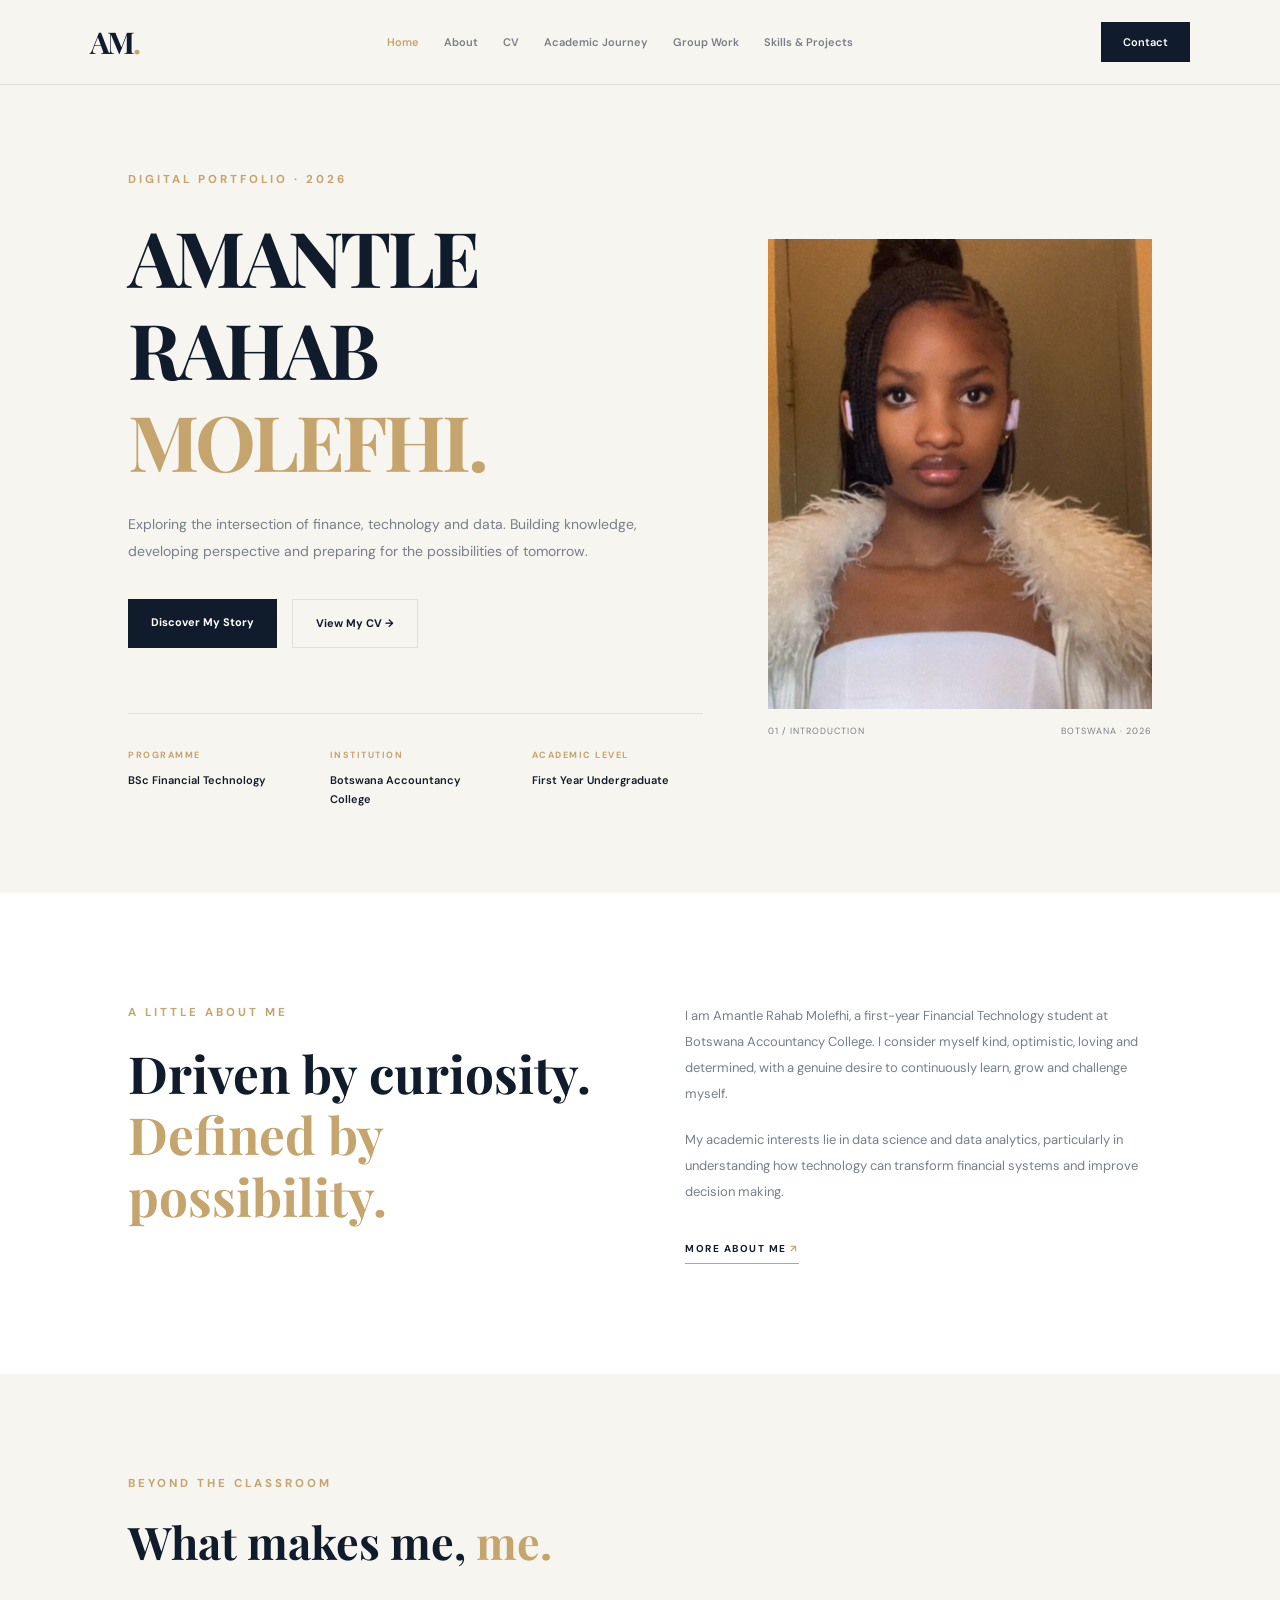
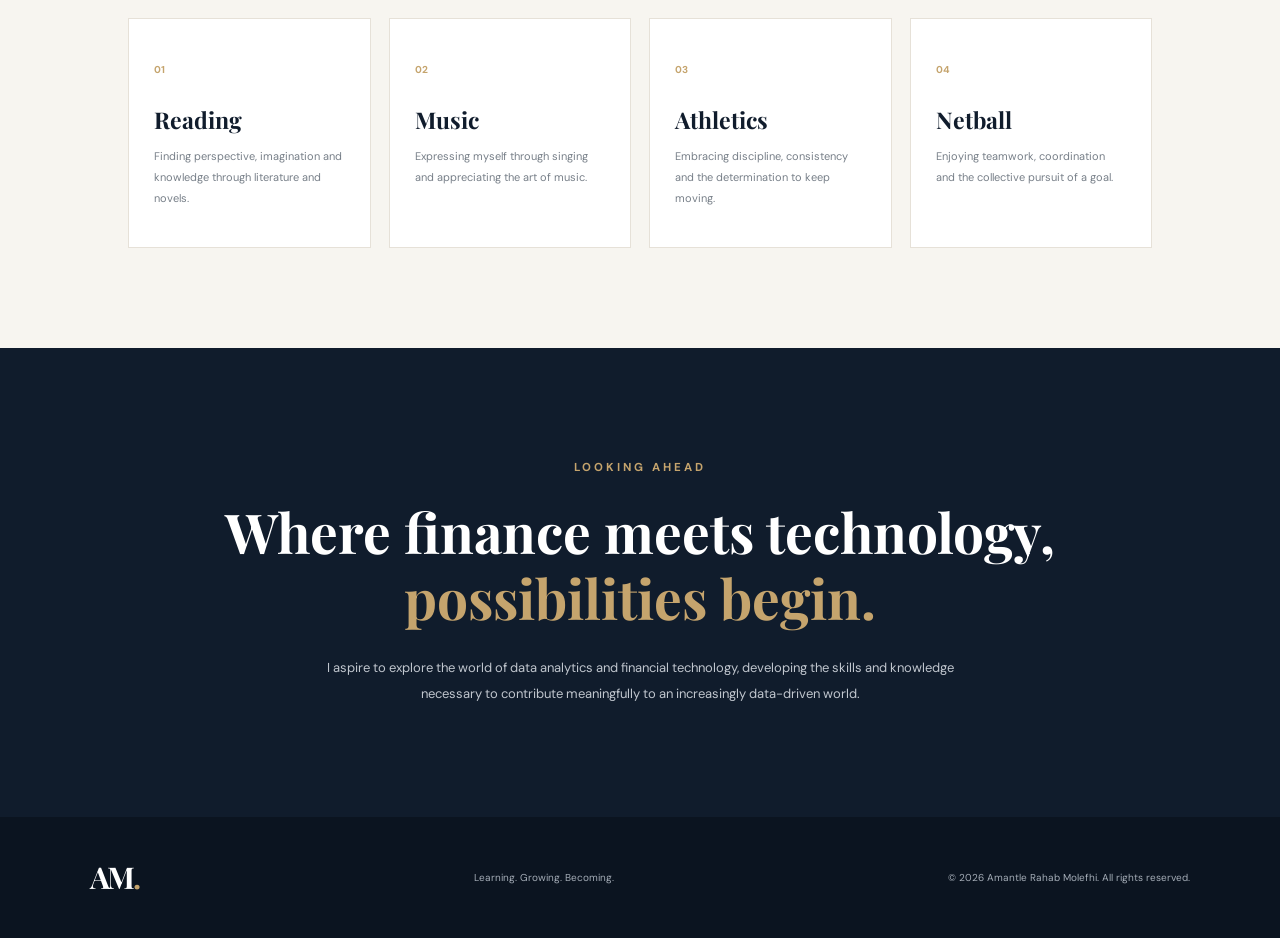
<file: index.html>
<!DOCTYPE html>
<html lang="en">
<head>
    <meta charset="UTF-8">
    <meta name="viewport" content="width=device-width, initial-scale=1.0">
    <meta name="description" content="The digital portfolio of Amantle Rahab Molefhi, a Financial Technology student at Botswana Accountancy College.">
    <title>Amantle Molefhi | Digital Portfolio</title>
    <link rel="stylesheet" href="style.css">
</head>

<body>

    <!-- NAVIGATION -->
    <header class="navbar">
        <a href="index.html" class="logo">AM<span>.</span></a>

        <nav>
            <a href="index.html" class="active">Home</a>
            <a href="about.html">About</a>
            <a href="cv.html">CV</a>
            <a href="academic-journey.html">Academic Journey</a>
            <a href="group-work.html">Group Work</a>
            <a href="skills-projects.html">Skills & Projects</a>
        </nav>

        <a href="application-letter.html" class="nav-button">Contact</a>
    </header>

    <!-- HERO SECTION -->
    <main>

        <section class="hero">

            <div class="hero-content">

                <p class="eyebrow">DIGITAL PORTFOLIO · 2026</p>

                <h1>
                    AMANTLE<br>
                    RAHAB <span>MOLEFHI.</span>
                </h1>

                <p class="hero-description">
                    Exploring the intersection of finance, technology
                    and data. Building knowledge, developing perspective
                    and preparing for the possibilities of tomorrow.
                </p>

                <div class="hero-buttons">
                    <a href="about.html" class="primary-button">
                        Discover My Story
                    </a>

                    <a href="cv.html" class="secondary-button">
                        View My CV →
                    </a>
                </div>

                <div class="hero-details">
                    <div>
                        <span class="detail-label">PROGRAMME</span>
                        <p>BSc Financial Technology</p>
                    </div>

                    <div>
                        <span class="detail-label">INSTITUTION</span>
                        <p>Botswana Accountancy College</p>
                    </div>

                    <div>
                        <span class="detail-label">ACADEMIC LEVEL</span>
                        <p>First Year Undergraduate</p>
                    </div>
                </div>

            </div>

            <!-- PROFILE PHOTO PLACEHOLDER -->
            <div class="hero-image-container">

                <div class="image-frame">
                    <img
                        src="images/Amantle.JPG"
                        alt="Professional portrait of Amantle Rahab Molefhi"
                    >

                    <div class="image-placeholder">
                        <span>AM</span>
                        <p>PROFILE PHOTOGRAPH</p>
                    </div>
                </div>

                <div class="image-caption">
                    <span>01 / INTRODUCTION</span>
                    <span>BOTSWANA · 2026</span>
                </div>

            </div>

        </section>

        <!-- INTRODUCTION -->
        <section class="intro-section">

            <div class="section-heading">
                <p class="eyebrow">A LITTLE ABOUT ME</p>
                <h2>Driven by curiosity.<br><span>Defined by possibility.</span></h2>
            </div>

            <div class="intro-content">
                <p>
                    I am Amantle Rahab Molefhi, a first-year Financial
                    Technology student at Botswana Accountancy College.
                    I consider myself kind, optimistic, loving and
                    determined, with a genuine desire to continuously
                    learn, grow and challenge myself.
                </p>

                <p>
                    My academic interests lie in data science and
                    data analytics, particularly in understanding
                    how technology can transform financial systems
                    and improve decision making.
                </p>

                <a href="about.html" class="text-link">
                    MORE ABOUT ME <span>↗</span>
                </a>
            </div>

        </section>

        <!-- INTERESTS -->
        <section class="interests-section">

            <div class="interests-header">
                <div>
                    <p class="eyebrow">BEYOND THE CLASSROOM</p>
                    <h2>What makes me, <span>me.</span></h2>
                </div>
            </div>

            <div class="interest-grid">

                <div class="interest-card">
                    <span class="interest-number">01</span>
                    <h3>Reading</h3>
                    <p>Finding perspective, imagination and knowledge through literature and novels.</p>
                </div>

                <div class="interest-card">
                    <span class="interest-number">02</span>
                    <h3>Music</h3>
                    <p>Expressing myself through singing and appreciating the art of music.</p>
                </div>

                <div class="interest-card">
                    <span class="interest-number">03</span>
                    <h3>Athletics</h3>
                    <p>Embracing discipline, consistency and the determination to keep moving.</p>
                </div>

                <div class="interest-card">
                    <span class="interest-number">04</span>
                    <h3>Netball</h3>
                    <p>Enjoying teamwork, coordination and the collective pursuit of a goal.</p>
                </div>

            </div>

        </section>

        <!-- CAREER VISION -->
        <section class="vision-section">

            <p class="eyebrow">LOOKING AHEAD</p>

            <h2>
                Where finance meets technology,
                <span>possibilities begin.</span>
            </h2>

            <p>
                I aspire to explore the world of data analytics and
                financial technology, developing the skills and
                knowledge necessary to contribute meaningfully to
                an increasingly data-driven world.
            </p>

        </section>

    </main>

    <!-- FOOTER -->
    <footer class="footer">

        <a href="index.html" class="logo">AM<span>.</span></a>

        <p>Learning. Growing. Becoming.</p>

        <span>© 2026 Amantle Rahab Molefhi. All rights reserved.</span>

    </footer>

</body>
</html>
</file>
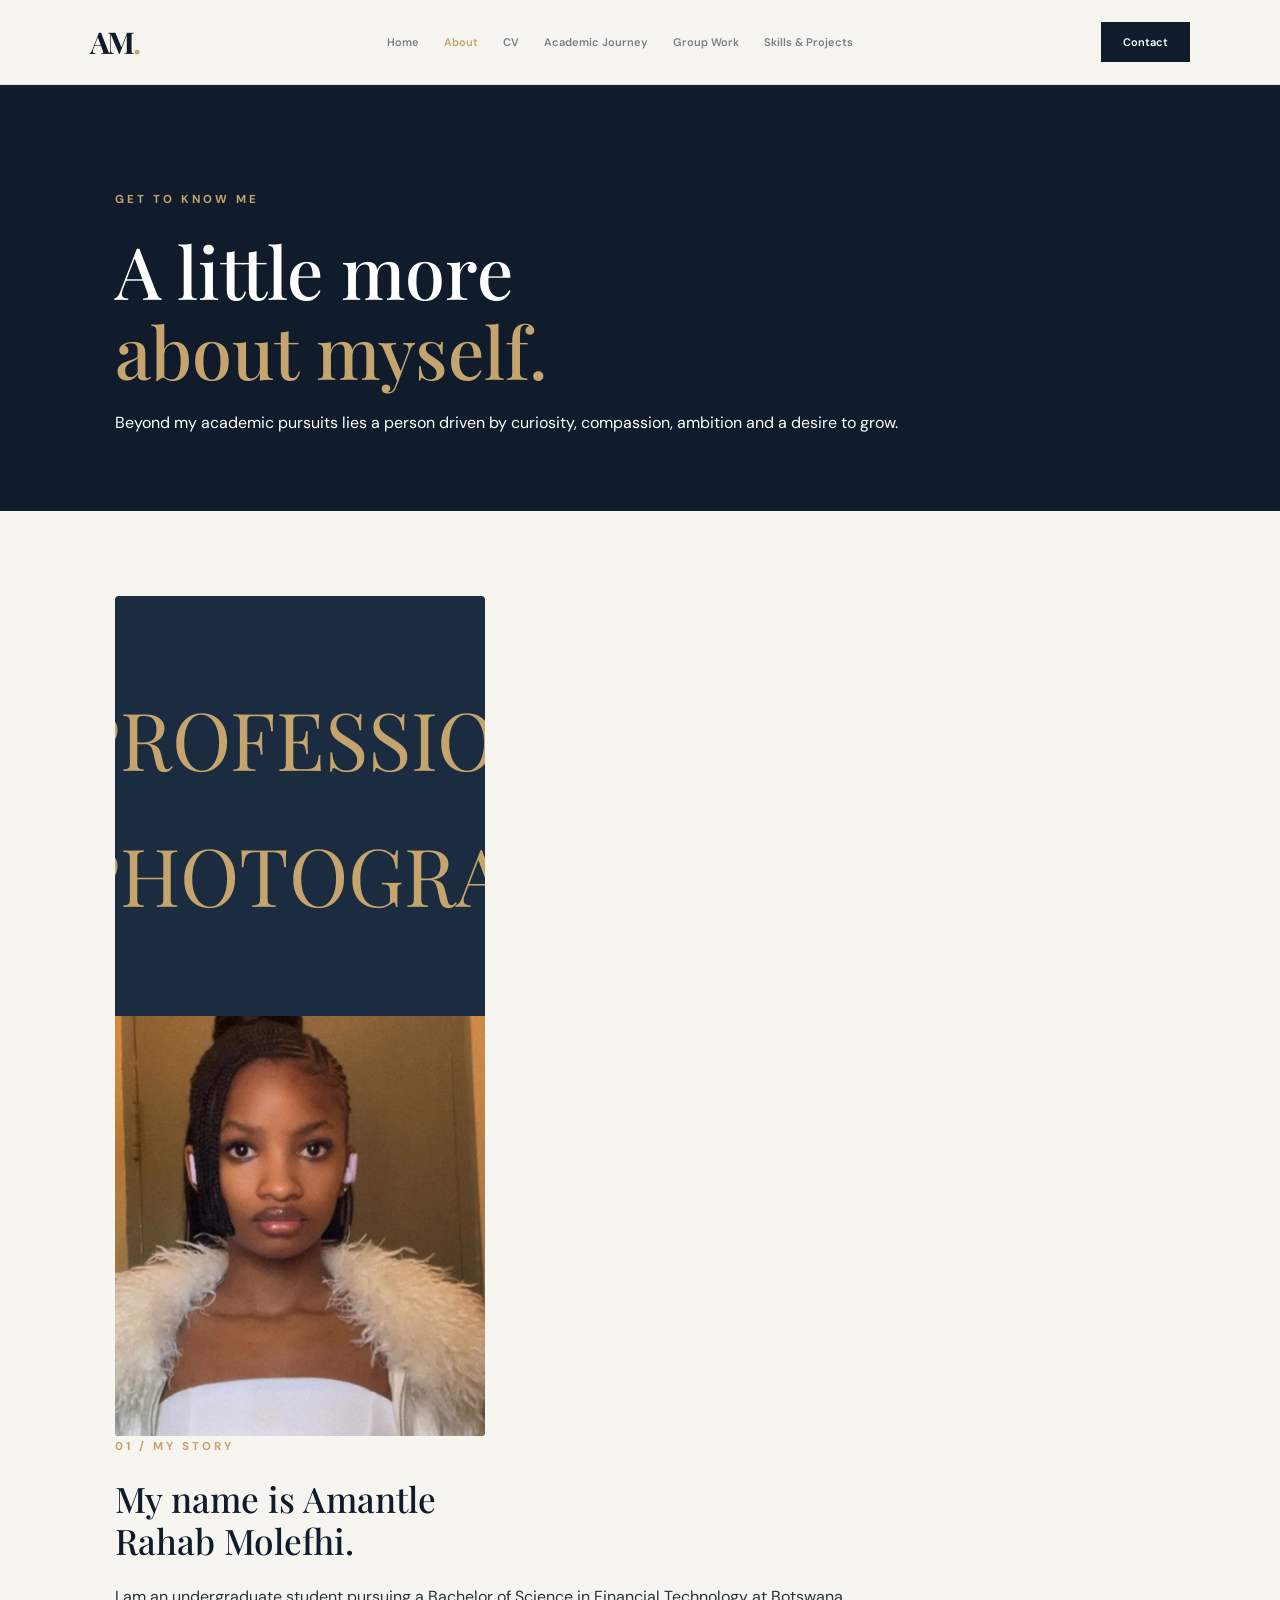
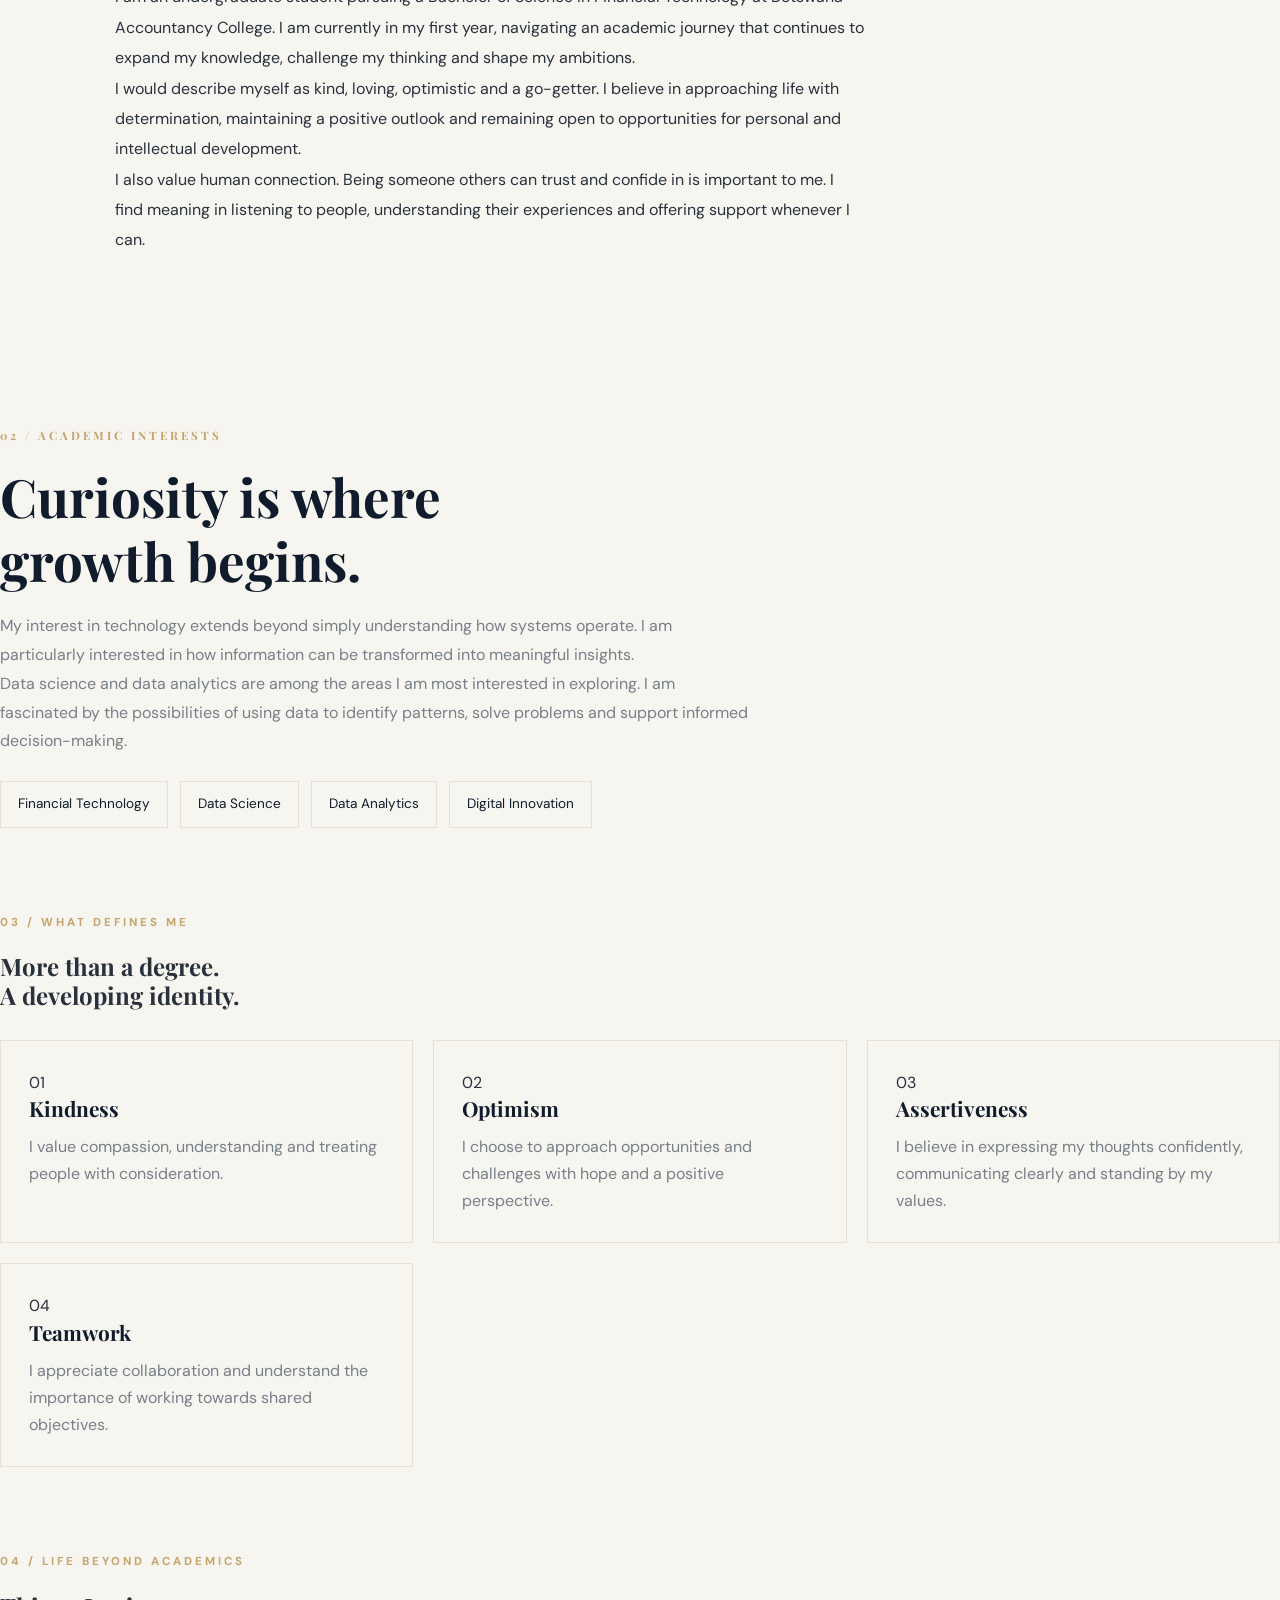
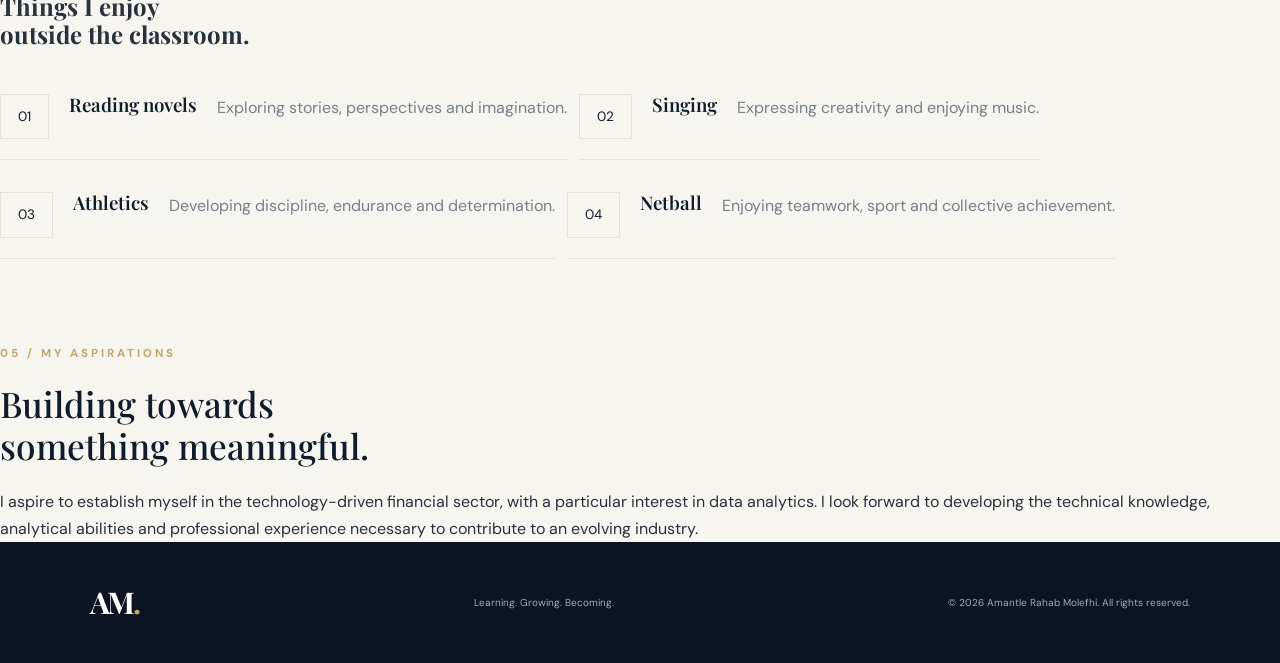
<file: about.html>
<!DOCTYPE html>
<html lang="en">
<head>
    <meta charset="UTF-8">
    <meta name="viewport" content="width=device-width, initial-scale=1.0">
    <meta name="description" content="Learn more about Amantle Rahab Molefhi, her background, interests and aspirations.">
    <title>About Me | Amantle Molefhi</title>
    <link rel="stylesheet" href="style.css">
</head>

<body>

    <!-- NAVIGATION -->
    <header class="navbar">
        <a href="index.html" class="logo">AM<span>.</span></a>

        <nav>
            <a href="index.html">Home</a>
            <a href="about.html" class="active">About</a>
            <a href="cv.html">CV</a>
            <a href="academic-journey.html">Academic Journey</a>
            <a href="group-work.html">Group Work</a>
            <a href="skills-projects.html">Skills & Projects</a>
        </nav>

        <a href="application-letter.html" class="nav-button">Contact</a>
    </header>

    <main>

        <!-- PAGE INTRODUCTION -->
        <section class="page-hero">
            <p class="eyebrow">GET TO KNOW ME</p>
            <h1>A little more<br><span>about myself.</span></h1>
            <p>
                Beyond my academic pursuits lies a person driven by
                curiosity, compassion, ambition and a desire to grow.
            </p>
        </section>

        <!-- ABOUT CONTENT -->
        <section class="about-main">

            <div class="about-photo">
                <div class="about-photo-placeholder">
                    <span>AM</span>
                    <p>PROFESSIONAL PHOTOGRAPH</p>
                </div>

                <!-- ADD PHOTO LATER -->
                <img
                    src="images/Amantle.JPG"
                    alt="Portrait of Amantle Rahab Molefhi"
                >
            </div>

            <div class="about-text">

                <p class="eyebrow">01 / MY STORY</p>

                <h2>My name is Amantle<br><span>Rahab Molefhi.</span></h2>

                <p>
                    I am an undergraduate student pursuing a Bachelor
                    of Science in Financial Technology at Botswana
                    Accountancy College. I am currently in my first
                    year, navigating an academic journey that continues
                    to expand my knowledge, challenge my thinking and
                    shape my ambitions.
                </p>

                <p>
                    I would describe myself as kind, loving, optimistic
                    and a go-getter. I believe in approaching life with
                    determination, maintaining a positive outlook and
                    remaining open to opportunities for personal and
                    intellectual development.
                </p>

                <p>
                    I also value human connection. Being someone others
                    can trust and confide in is important to me. I find
                    meaning in listening to people, understanding their
                    experiences and offering support whenever I can.
                </p>

            </div>

        </section>

        <!-- ACADEMIC INTERESTS -->
        <section class="about-academics">

            <div class="about-section-title">
                <p class="eyebrow">02 / ACADEMIC INTERESTS</p>
                <h2>Curiosity is where<br><span>growth begins.</span></h2>
            </div>

            <div class="academic-description">
                <p>
                    My interest in technology extends beyond simply
                    understanding how systems operate. I am particularly
                    interested in how information can be transformed
                    into meaningful insights.
                </p>

                <p>
                    Data science and data analytics are among the areas
                    I am most interested in exploring. I am fascinated
                    by the possibilities of using data to identify
                    patterns, solve problems and support informed
                    decision-making.
                </p>

                <div class="academic-tags">
                    <span>Financial Technology</span>
                    <span>Data Science</span>
                    <span>Data Analytics</span>
                    <span>Digital Innovation</span>
                </div>
            </div>

        </section>

        <!-- PERSONALITY -->
        <section class="personality-section">

            <p class="eyebrow">03 / WHAT DEFINES ME</p>

            <h2>More than a degree.<br><span>A developing identity.</span></h2>

            <div class="personality-grid">

                <div class="personality-card">
                    <span>01</span>
                    <h3>Kindness</h3>
                    <p>
                        I value compassion, understanding and treating
                        people with consideration.
                    </p>
                </div>

                <div class="personality-card">
                    <span>02</span>
                    <h3>Optimism</h3>
                    <p>
                        I choose to approach opportunities and challenges
                        with hope and a positive perspective.
                    </p>
                </div>

                <div class="personality-card">
                    <span>03</span>
                    <h3>Assertiveness</h3>
                    <p>
                        I believe in expressing my thoughts confidently,
                        communicating clearly and standing by my values.
                    </p>
                </div>

                <div class="personality-card">
                    <span>04</span>
                    <h3>Teamwork</h3>
                    <p>
                        I appreciate collaboration and understand the
                        importance of working towards shared objectives.
                    </p>
                </div>

            </div>

        </section>

        <!-- INTERESTS -->
        <section class="about-interests">

            <div>
                <p class="eyebrow">04 / LIFE BEYOND ACADEMICS</p>
                <h2>Things I enjoy<br><span>outside the classroom.</span></h2>
            </div>

            <div class="interests-list">

                <div class="interest-row">
                    <span>01</span>
                    <h3>Reading novels</h3>
                    <p>Exploring stories, perspectives and imagination.</p>
                </div>

                <div class="interest-row">
                    <span>02</span>
                    <h3>Singing</h3>
                    <p>Expressing creativity and enjoying music.</p>
                </div>

                <div class="interest-row">
                    <span>03</span>
                    <h3>Athletics</h3>
                    <p>Developing discipline, endurance and determination.</p>
                </div>

                <div class="interest-row">
                    <span>04</span>
                    <h3>Netball</h3>
                    <p>Enjoying teamwork, sport and collective achievement.</p>
                </div>

            </div>

        </section>

        <!-- CAREER ASPIRATIONS -->
        <section class="about-vision">

            <p class="eyebrow">05 / MY ASPIRATIONS</p>

            <h2>Building towards<br><span>something meaningful.</span></h2>

            <p>
                I aspire to establish myself in the technology-driven
                financial sector, with a particular interest in data
                analytics. I look forward to developing the technical
                knowledge, analytical abilities and professional
                experience necessary to contribute to an evolving
                industry.
            </p>

        </section>

    </main>

    <!-- FOOTER -->
    <footer class="footer">

        <a href="index.html" class="logo">AM<span>.</span></a>

        <p>Learning. Growing. Becoming.</p>

        <span>© 2026 Amantle Rahab Molefhi. All rights reserved.</span>

    </footer>

</body>
</html>
</file>
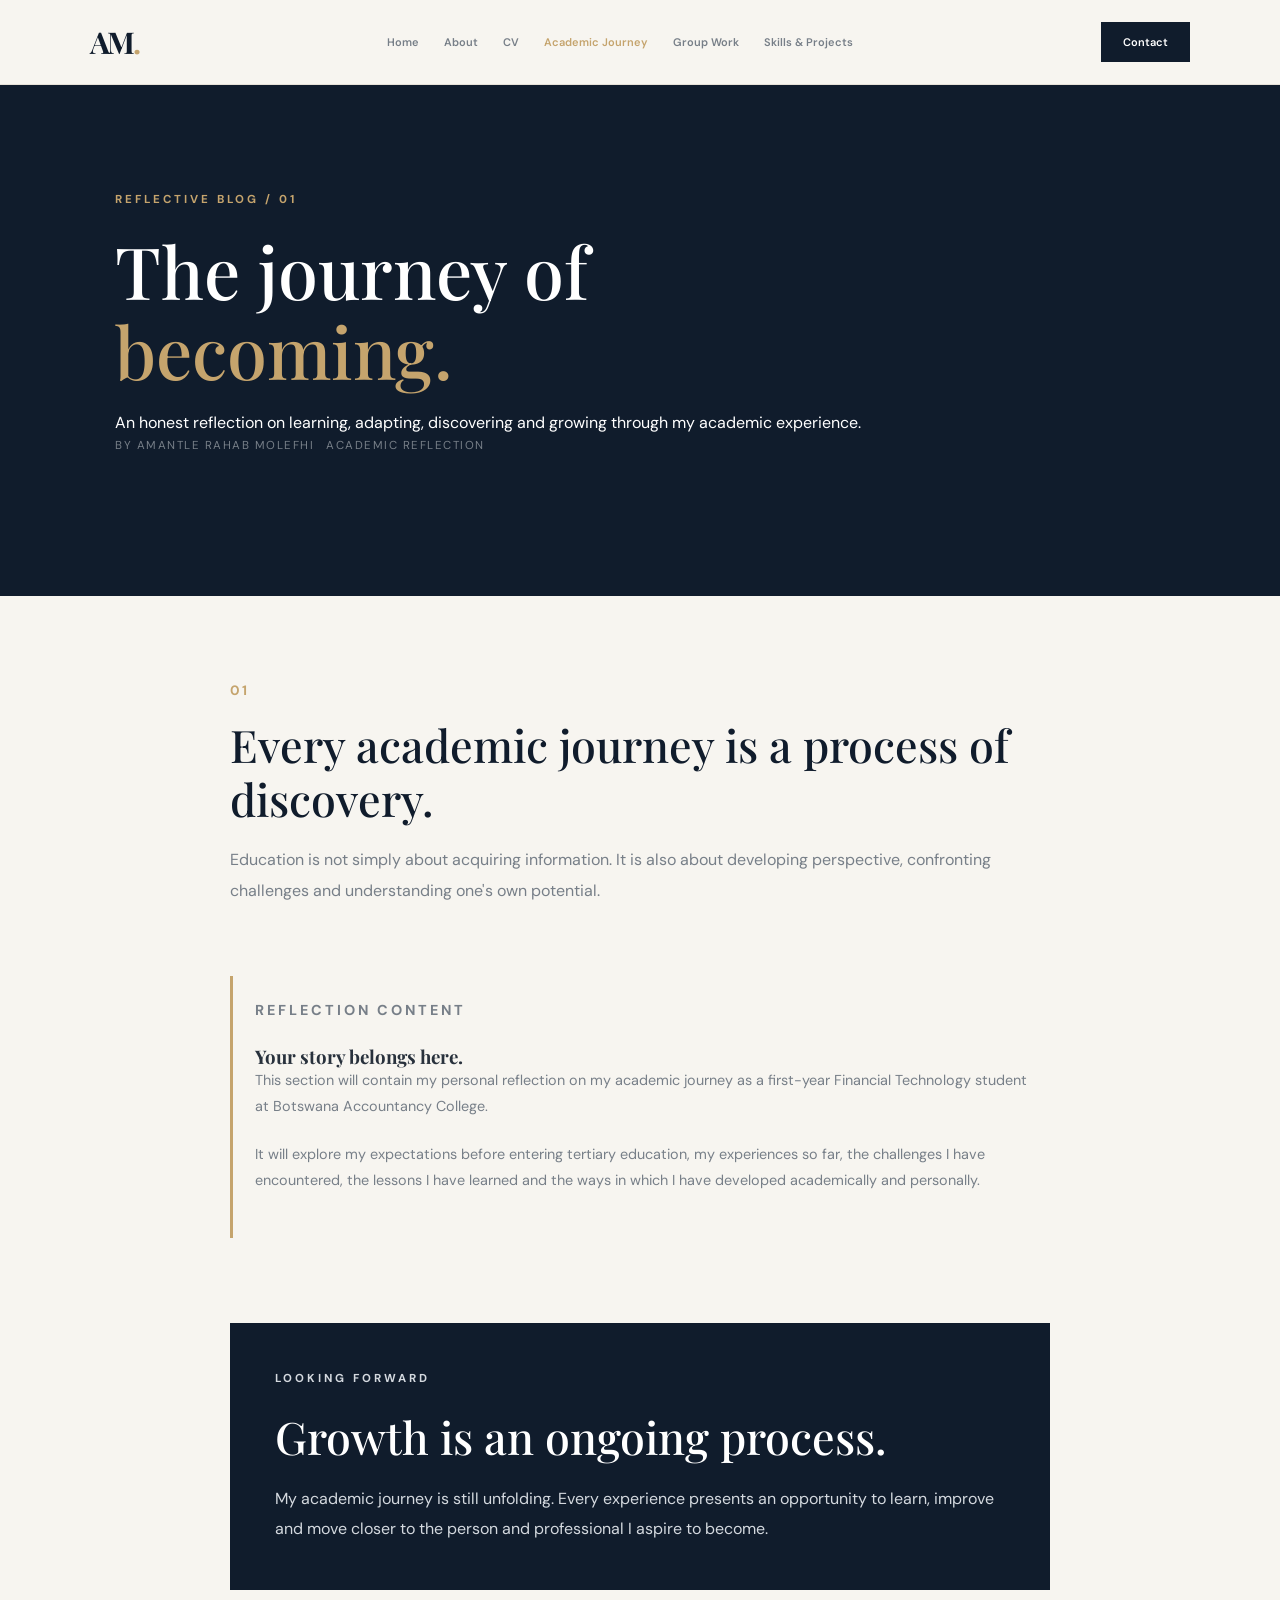
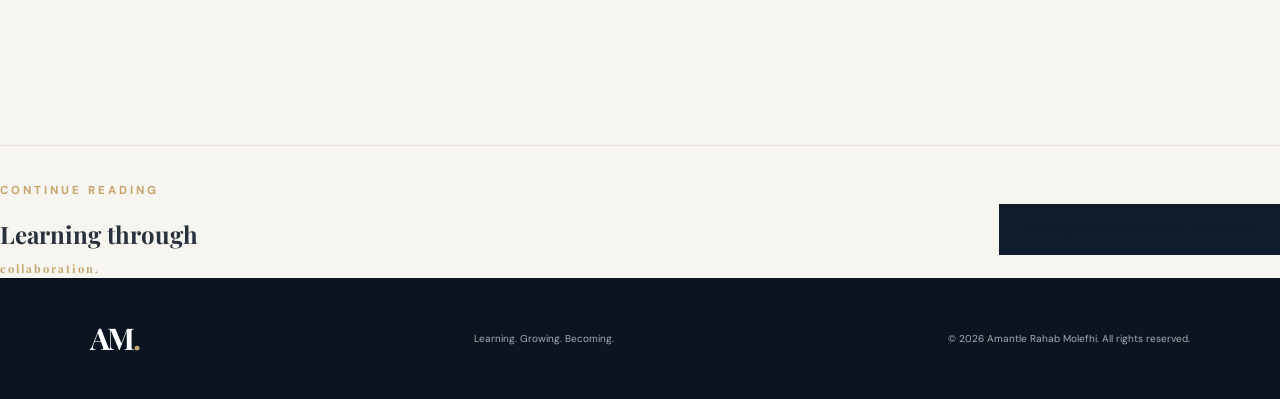
<file: academic-journey.html>
<!DOCTYPE html>
<html lang="en">
<head>
    <meta charset="UTF-8">
    <meta name="viewport" content="width=device-width, initial-scale=1.0">
    <meta name="description" content="Amantle Rahab Molefhi reflects on her academic journey as a Financial Technology student.">
    <title>Academic Journey | Amantle Molefhi</title>
    <link rel="stylesheet" href="style.css">
</head>

<body>

    <!-- NAVIGATION -->
    <header class="navbar">
        <a href="index.html" class="logo">AM<span>.</span></a>

        <nav>
            <a href="index.html">Home</a>
            <a href="about.html">About</a>
            <a href="cv.html">CV</a>
            <a href="academic-journey.html" class="active">Academic Journey</a>
            <a href="group-work.html">Group Work</a>
            <a href="skills-projects.html">Skills & Projects</a>
        </nav>

        <a href="application-letter.html" class="nav-button">Contact</a>
    </header>

    <main>

        <!-- BLOG HEADER -->
        <section class="blog-hero">

            <p class="eyebrow">REFLECTIVE BLOG / 01</p>

            <h1>The journey of<br><span>becoming.</span></h1>

            <p>
                An honest reflection on learning, adapting,
                discovering and growing through my academic experience.
            </p>

            <div class="blog-meta">
                <span>BY AMANTLE RAHAB MOLEFHI</span>
                <span>ACADEMIC REFLECTION</span>
            </div>

        </section>

        <!-- BLOG ARTICLE -->
        <article class="blog-article">

            <div class="article-opening">
                <span class="article-number">01</span>

                <h2>
                    Every academic journey is a process
                    of discovery.
                </h2>

                <p>
                    Education is not simply about acquiring information.
                    It is also about developing perspective, confronting
                    challenges and understanding one's own potential.
                </p>
            </div>

            <div class="article-body">

                <!-- REPLACE THIS PLACEHOLDER WITH AMANTLE'S REFLECTION -->

                <div class="reflection-placeholder">

                    <p class="eyebrow">REFLECTION CONTENT</p>

                    <h3>Your story belongs here.</h3>

                    <p>
                        This section will contain my personal reflection
                        on my academic journey as a first-year Financial
                        Technology student at Botswana Accountancy College.
                    </p>

                    <p>
                        It will explore my expectations before entering
                        tertiary education, my experiences so far, the
                        challenges I have encountered, the lessons I have
                        learned and the ways in which I have developed
                        academically and personally.
                    </p>

                </div>

            </div>

            <!-- REFLECTION CONCLUSION -->
            <div class="article-conclusion">

                <p class="eyebrow">LOOKING FORWARD</p>

                <h2>Growth is an ongoing process.</h2>

                <p>
                    My academic journey is still unfolding. Every
                    experience presents an opportunity to learn,
                    improve and move closer to the person and
                    professional I aspire to become.
                </p>

            </div>

        </article>

        <!-- NEXT BLOG -->
        <section class="next-article">

            <div>
                <p class="eyebrow">CONTINUE READING</p>
                <h2>Learning through<br><span>collaboration.</span></h2>
            </div>

            <a href="group-work.html" class="primary-button">
                READ GROUP WORK REFLECTION →
            </a>

        </section>

    </main>

    <!-- FOOTER -->
    <footer class="footer">

        <a href="index.html" class="logo">AM<span>.</span></a>

        <p>Learning. Growing. Becoming.</p>

        <span>© 2026 Amantle Rahab Molefhi. All rights reserved.</span>

    </footer>

</body>
</html>
</file>
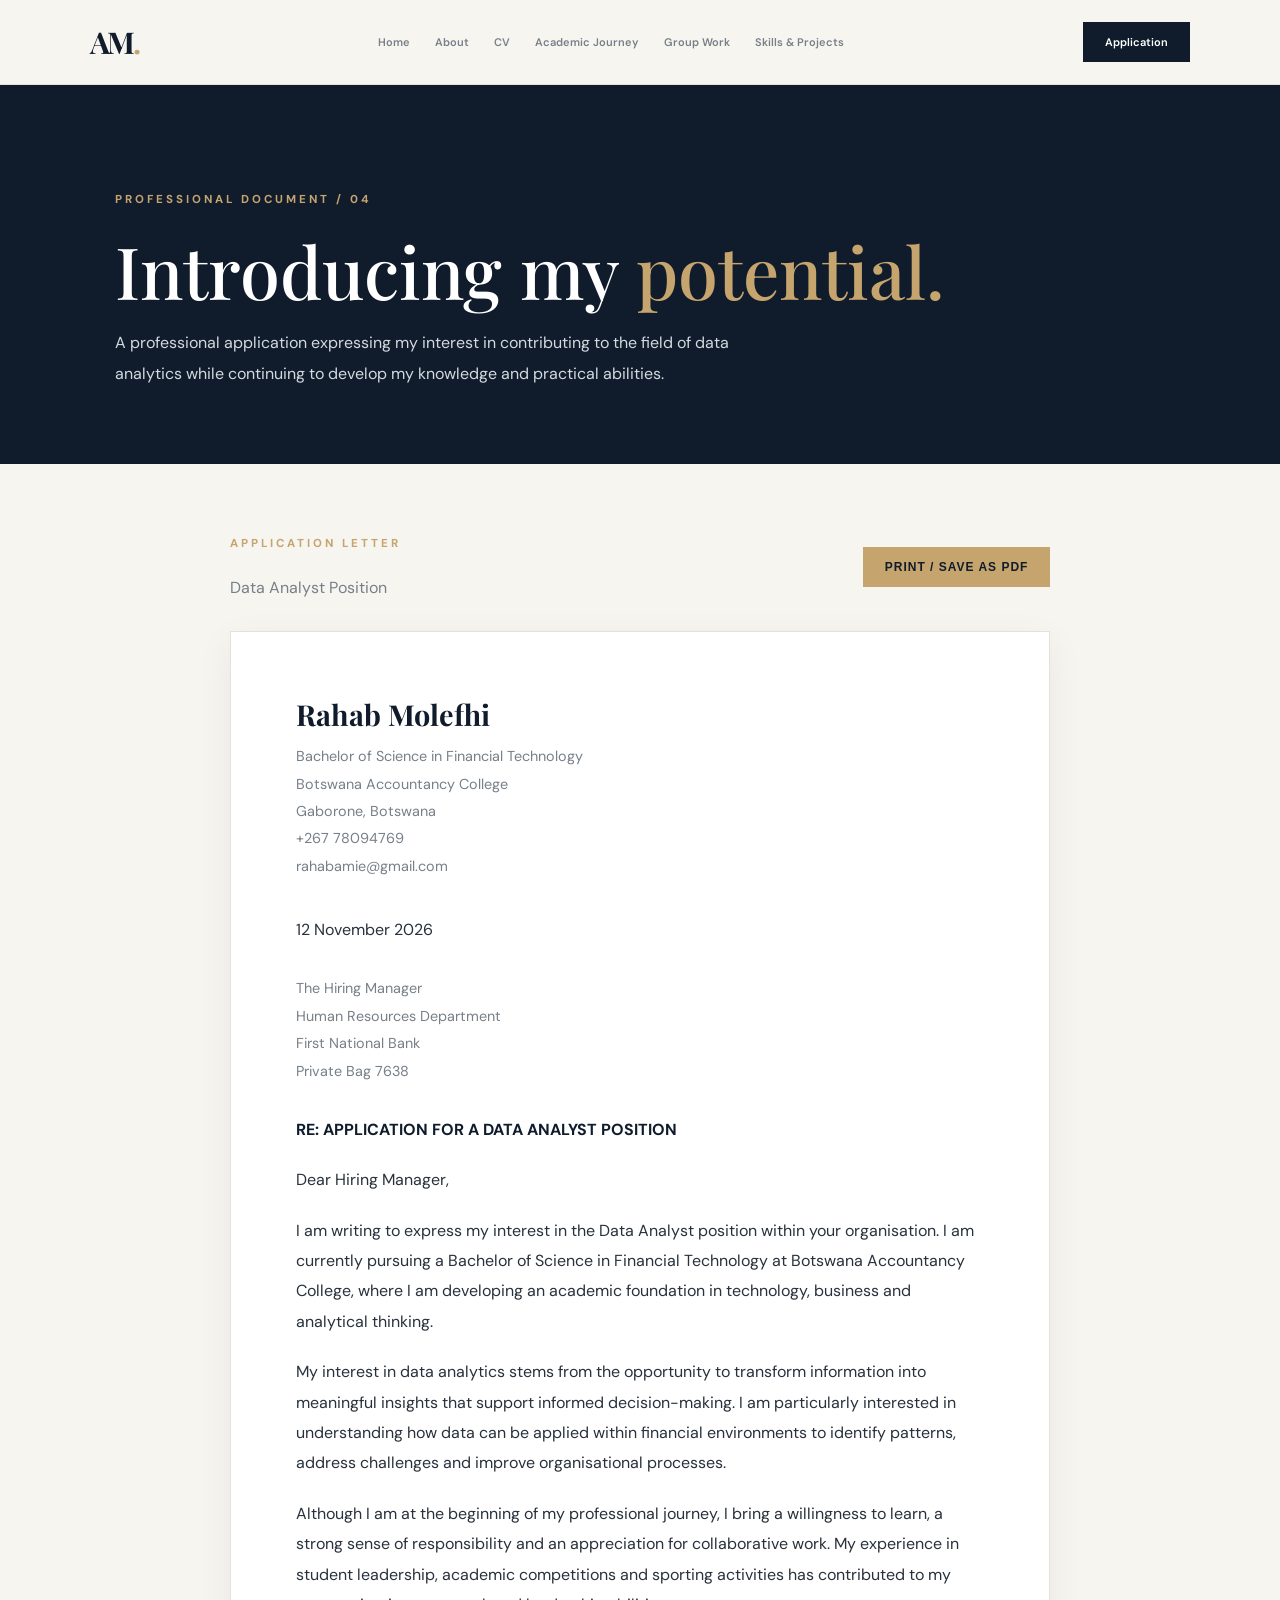
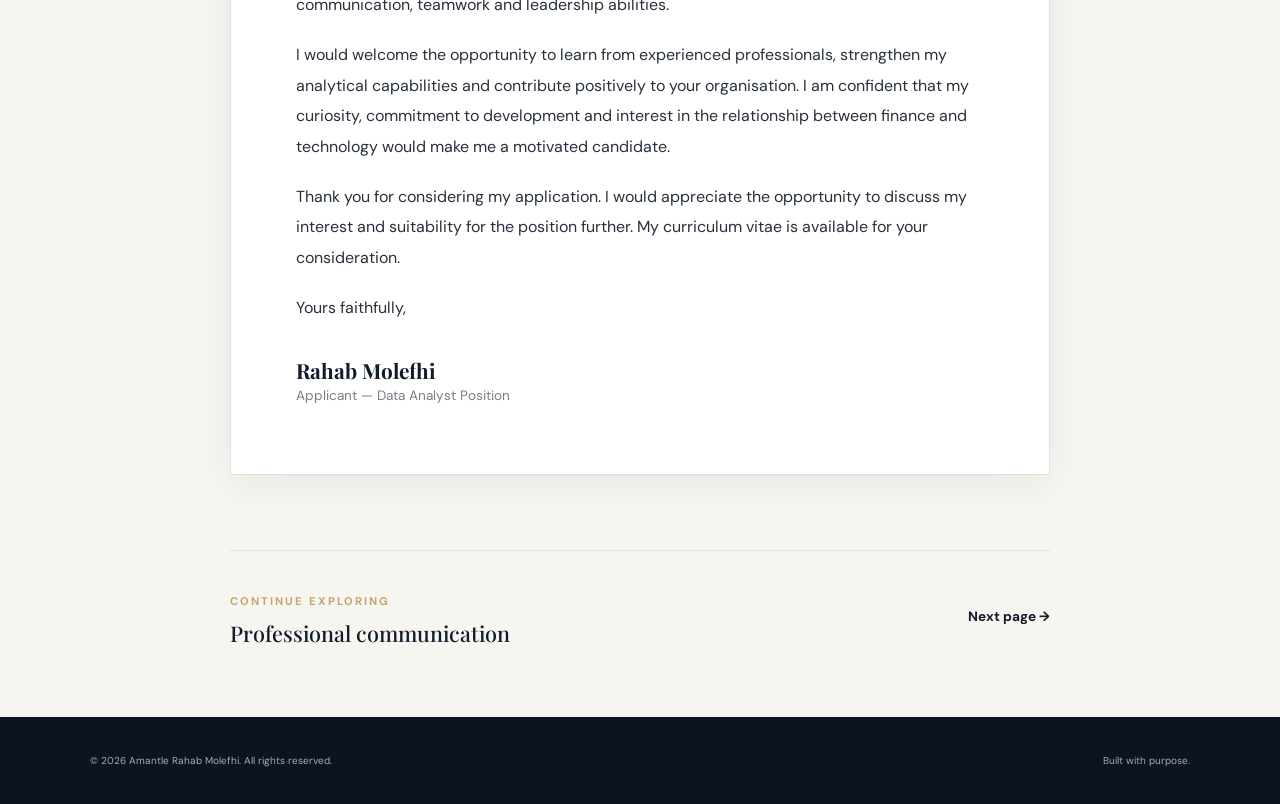
<file: application-letter.html>
<!DOCTYPE html>
<html lang="en">
<head>
    <meta charset="UTF-8">
    <meta name="viewport" content="width=device-width, initial-scale=1.0">
    <title>Application Letter | Rahab Molefhi</title>
    <link rel="stylesheet" href="style.css">
</head>
<body>

    <header class="navbar">
        <a href="index.html" class="logo">AM<span>.</span></a>

        <nav class="nav-links">
            <a href="index.html">Home</a>
            <a href="about.html">About</a>
            <a href="cv.html">CV</a>
            <a href="academic-journey.html">Academic Journey</a>
            <a href="group-work.html">Group Work</a>
            <a href="skills-projects.html">Skills & Projects</a>
        </nav>

        <a href="application-letter.html" class="nav-button active">Application</a>
    </header>

    <main>

        <section class="blog-hero">
            <p class="eyebrow">PROFESSIONAL DOCUMENT / 04</p>
            <h1>Introducing my <span>potential.</span></h1>
            <p class="blog-intro">
                A professional application expressing my interest in
                contributing to the field of data analytics while
                continuing to develop my knowledge and practical abilities.
            </p>
        </section>

        <section class="application-section">

            <div class="application-toolbar">
                <div>
                    <p class="eyebrow">APPLICATION LETTER</p>
                    <p>Data Analyst Position</p>
                </div>

                <button onclick="window.print()" class="print-button">
                    PRINT / SAVE AS PDF
                </button>
            </div>

            <article class="application-document">

                <div class="letter-heading">
                    <h2>Rahab Molefhi</h2>
                    <p>Bachelor of Science in Financial Technology</p>
                    <p>Botswana Accountancy College</p>
                    <p>Gaborone, Botswana</p>
                    <p>+267 78094769</p>
                    <p>rahabamie@gmail.com</p>
                </div>

                <div class="letter-date">
                    12 November 2026
                </div>

                <div class="letter-recipient">
                    <p>The Hiring Manager</p>
                    <p>Human Resources Department</p>
                    <p>First National Bank</p>
                    <p>Private Bag 7638</p>
                </div>

                <p class="letter-subject">
                    <strong>RE: APPLICATION FOR A DATA ANALYST POSITION</strong>
                </p>

                <p>Dear Hiring Manager,</p>

                <p>
                    I am writing to express my interest in the Data Analyst
                    position within your organisation. I am currently
                    pursuing a Bachelor of Science in Financial Technology
                    at Botswana Accountancy College, where I am developing
                    an academic foundation in technology, business and
                    analytical thinking.
                </p>

                <p>
                    My interest in data analytics stems from the
                    opportunity to transform information into meaningful
                    insights that support informed decision-making.
                    I am particularly interested in understanding how
                    data can be applied within financial environments
                    to identify patterns, address challenges and improve
                    organisational processes.
                </p>

                <p>
                    Although I am at the beginning of my professional
                    journey, I bring a willingness to learn, a strong
                    sense of responsibility and an appreciation for
                    collaborative work. My experience in student
                    leadership, academic competitions and sporting
                    activities has contributed to my communication,
                    teamwork and leadership abilities.
                </p>

                <p>
                    I would welcome the opportunity to learn from
                    experienced professionals, strengthen my analytical
                    capabilities and contribute positively to your
                    organisation. I am confident that my curiosity,
                    commitment to development and interest in the
                    relationship between finance and technology would
                    make me a motivated candidate.
                </p>

                <p>
                    Thank you for considering my application. I would
                    appreciate the opportunity to discuss my interest
                    and suitability for the position further. My
                    curriculum vitae is available for your consideration.
                </p>

                <p>Yours faithfully,</p>

                <div class="letter-signature">
                    <h3>Rahab Molefhi</h3>
                    <p>Applicant — Data Analyst Position</p>
                </div>

            </article>

            <div class="next-article">
                <div>
                    <span>CONTINUE EXPLORING</span>
                    <h3>Professional communication</h3>
                </div>
                <a href="email-template.html">Next page →</a>
            </div>

        </section>

    </main>

    <footer class="footer">
        <p>© 2026 Amantle Rahab Molefhi. All rights reserved.</p>
        <p>Built with purpose.</p>
    </footer>

</body>
</html>
</file>
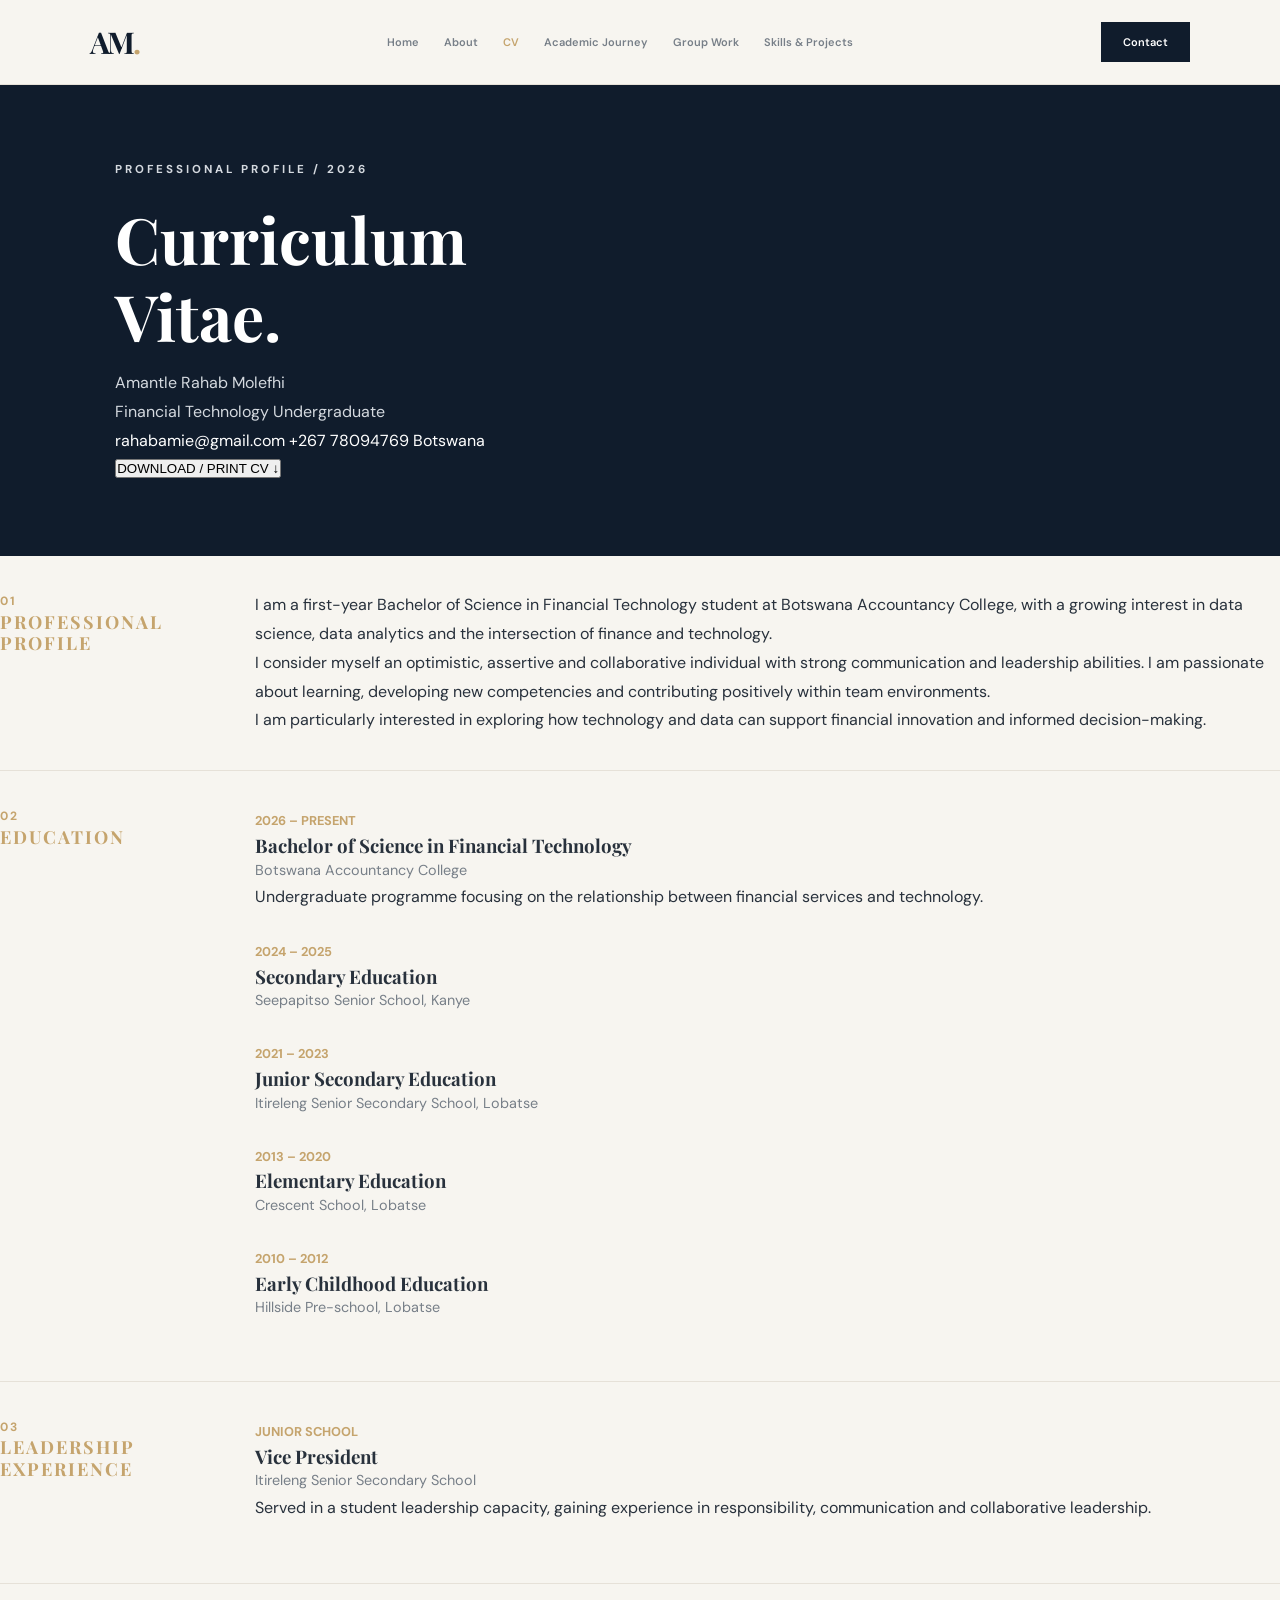
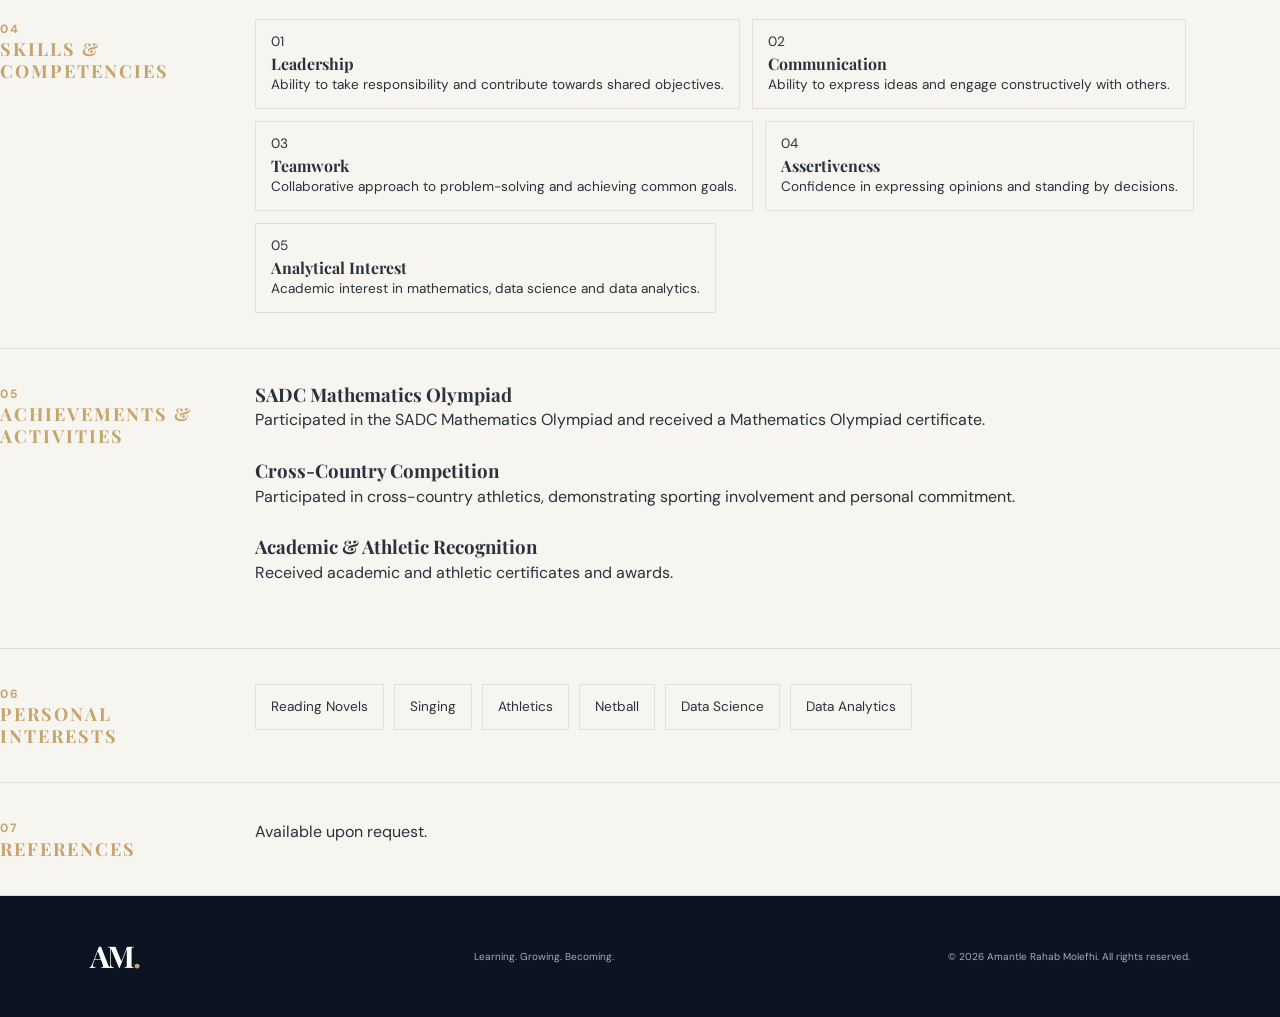
<file: cv.html>
<!DOCTYPE html>
<html lang="en">
<head>
    <meta charset="UTF-8">
    <meta name="viewport" content="width=device-width, initial-scale=1.0">
    <meta name="description" content="Curriculum Vitae of Amantle Rahab Molefhi.">
    <title>Curriculum Vitae | Amantle Molefhi</title>
    <link rel="stylesheet" href="style.css">
</head>

<body>

    <!-- NAVIGATION -->
    <header class="navbar">
        <a href="index.html" class="logo">AM<span>.</span></a>

        <nav>
            <a href="index.html">Home</a>
            <a href="about.html">About</a>
            <a href="cv.html" class="active">CV</a>
            <a href="academic-journey.html">Academic Journey</a>
            <a href="group-work.html">Group Work</a>
            <a href="skills-projects.html">Skills & Projects</a>
        </nav>

        <a href="application-letter.html" class="nav-button">Contact</a>
    </header>

    <main>

        <!-- CV HEADER -->
        <section class="cv-header">

            <p class="eyebrow">PROFESSIONAL PROFILE / 2026</p>

            <h1>Curriculum<br><span>Vitae.</span></h1>

            <p>
                Amantle Rahab Molefhi<br>
                Financial Technology Undergraduate
            </p>

            <div class="cv-contact">
                <span>rahabamie@gmail.com</span>
                <span>+267 78094769</span>
                <span>Botswana</span>
            </div>

            <button class="download-button" onclick="window.print()">
                DOWNLOAD / PRINT CV ↓
            </button>

        </section>

        <!-- PROFESSIONAL PROFILE -->
        <section class="cv-section">

            <div class="cv-label">
                <span>01</span>
                <h2>Professional Profile</h2>
            </div>

            <div class="cv-content">
                <p>
                    I am a first-year Bachelor of Science in Financial
                    Technology student at Botswana Accountancy College,
                    with a growing interest in data science, data
                    analytics and the intersection of finance and
                    technology.
                </p>

                <p>
                    I consider myself an optimistic, assertive and
                    collaborative individual with strong communication
                    and leadership abilities. I am passionate about
                    learning, developing new competencies and
                    contributing positively within team environments.
                </p>

                <p>
                    I am particularly interested in exploring how
                    technology and data can support financial
                    innovation and informed decision-making.
                </p>
            </div>

        </section>

        <!-- EDUCATION -->
        <section class="cv-section">

            <div class="cv-label">
                <span>02</span>
                <h2>Education</h2>
            </div>

            <div class="cv-content">

                <div class="cv-entry">
                    <span class="cv-year">2026 – PRESENT</span>
                    <h3>Bachelor of Science in Financial Technology</h3>
                    <p class="cv-institution">Botswana Accountancy College</p>
                    <p>
                        Undergraduate programme focusing on the
                        relationship between financial services
                        and technology.
                    </p>
                </div>

                <div class="cv-entry">
                    <span class="cv-year">2024 – 2025</span>
                    <h3>Secondary Education</h3>
                    <p class="cv-institution">Seepapitso Senior School, Kanye</p>
                </div>

                <div class="cv-entry">
                    <span class="cv-year">2021 – 2023</span>
                    <h3>Junior Secondary Education</h3>
                    <p class="cv-institution">Itireleng Senior Secondary School, Lobatse</p>
                </div>

                <div class="cv-entry">
                    <span class="cv-year">2013 – 2020</span>
                    <h3>Elementary Education</h3>
                    <p class="cv-institution">Crescent School, Lobatse</p>
                </div>

                <div class="cv-entry">
                    <span class="cv-year">2010 – 2012</span>
                    <h3>Early Childhood Education</h3>
                    <p class="cv-institution">Hillside Pre-school, Lobatse</p>
                </div>

            </div>

        </section>

        <!-- LEADERSHIP -->
        <section class="cv-section">

            <div class="cv-label">
                <span>03</span>
                <h2>Leadership Experience</h2>
            </div>

            <div class="cv-content">

                <div class="cv-entry">
                    <span class="cv-year">JUNIOR SCHOOL</span>

                    <h3>Vice President</h3>

                    <p class="cv-institution">
                        Itireleng Senior Secondary School
                    </p>

                    <p>
                        Served in a student leadership capacity,
                        gaining experience in responsibility,
                        communication and collaborative leadership.
                    </p>
                </div>

            </div>

        </section>

        <!-- SKILLS -->
        <section class="cv-section">

            <div class="cv-label">
                <span>04</span>
                <h2>Skills & Competencies</h2>
            </div>

            <div class="cv-content">

                <div class="cv-skills">

                    <div class="cv-skill">
                        <span>01</span>
                        <div>
                            <h3>Leadership</h3>
                            <p>Ability to take responsibility and contribute towards shared objectives.</p>
                        </div>
                    </div>

                    <div class="cv-skill">
                        <span>02</span>
                        <div>
                            <h3>Communication</h3>
                            <p>Ability to express ideas and engage constructively with others.</p>
                        </div>
                    </div>

                    <div class="cv-skill">
                        <span>03</span>
                        <div>
                            <h3>Teamwork</h3>
                            <p>Collaborative approach to problem-solving and achieving common goals.</p>
                        </div>
                    </div>

                    <div class="cv-skill">
                        <span>04</span>
                        <div>
                            <h3>Assertiveness</h3>
                            <p>Confidence in expressing opinions and standing by decisions.</p>
                        </div>
                    </div>

                    <div class="cv-skill">
                        <span>05</span>
                        <div>
                            <h3>Analytical Interest</h3>
                            <p>Academic interest in mathematics, data science and data analytics.</p>
                        </div>
                    </div>

                </div>

            </div>

        </section>

        <!-- ACHIEVEMENTS -->
        <section class="cv-section">

            <div class="cv-label">
                <span>05</span>
                <h2>Achievements & Activities</h2>
            </div>

            <div class="cv-content">

                <div class="cv-entry">
                    <h3>SADC Mathematics Olympiad</h3>
                    <p>
                        Participated in the SADC Mathematics Olympiad
                        and received a Mathematics Olympiad certificate.
                    </p>
                </div>

                <div class="cv-entry">
                    <h3>Cross-Country Competition</h3>
                    <p>
                        Participated in cross-country athletics,
                        demonstrating sporting involvement and
                        personal commitment.
                    </p>
                </div>

                <div class="cv-entry">
                    <h3>Academic & Athletic Recognition</h3>
                    <p>
                        Received academic and athletic certificates
                        and awards.
                    </p>
                </div>

            </div>

        </section>

        <!-- INTERESTS -->
        <section class="cv-section">

            <div class="cv-label">
                <span>06</span>
                <h2>Personal Interests</h2>
            </div>

            <div class="cv-content">
                <div class="cv-interest-tags">
                    <span>Reading Novels</span>
                    <span>Singing</span>
                    <span>Athletics</span>
                    <span>Netball</span>
                    <span>Data Science</span>
                    <span>Data Analytics</span>
                </div>
            </div>

        </section>

        <!-- REFERENCES -->
        <section class="cv-section">

            <div class="cv-label">
                <span>07</span>
                <h2>References</h2>
            </div>

            <div class="cv-content">
                <p>Available upon request.</p>
            </div>

        </section>

    </main>

    <!-- FOOTER -->
    <footer class="footer">
        <a href="index.html" class="logo">AM<span>.</span></a>
        <p>Learning. Growing. Becoming.</p>
        <span>© 2026 Amantle Rahab Molefhi. All rights reserved.</span>
    </footer>

</body>
</html>
</file>
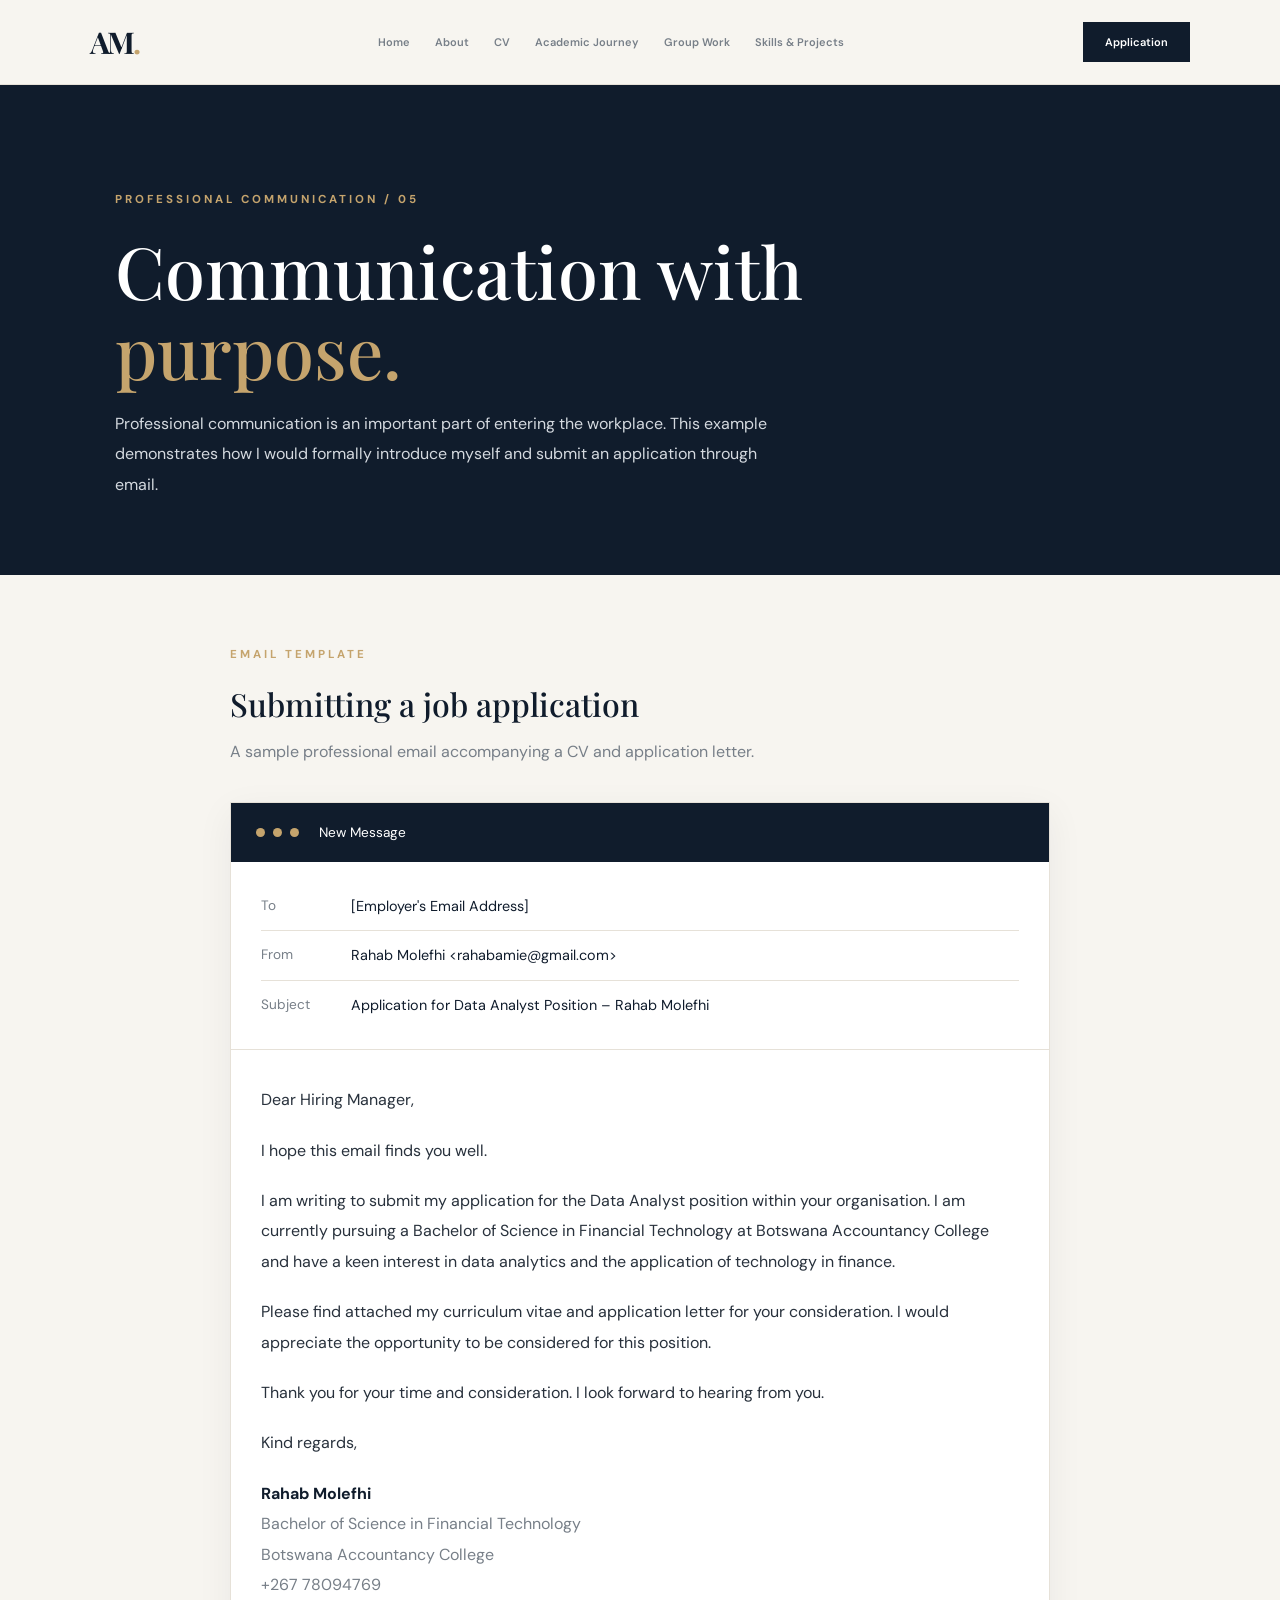
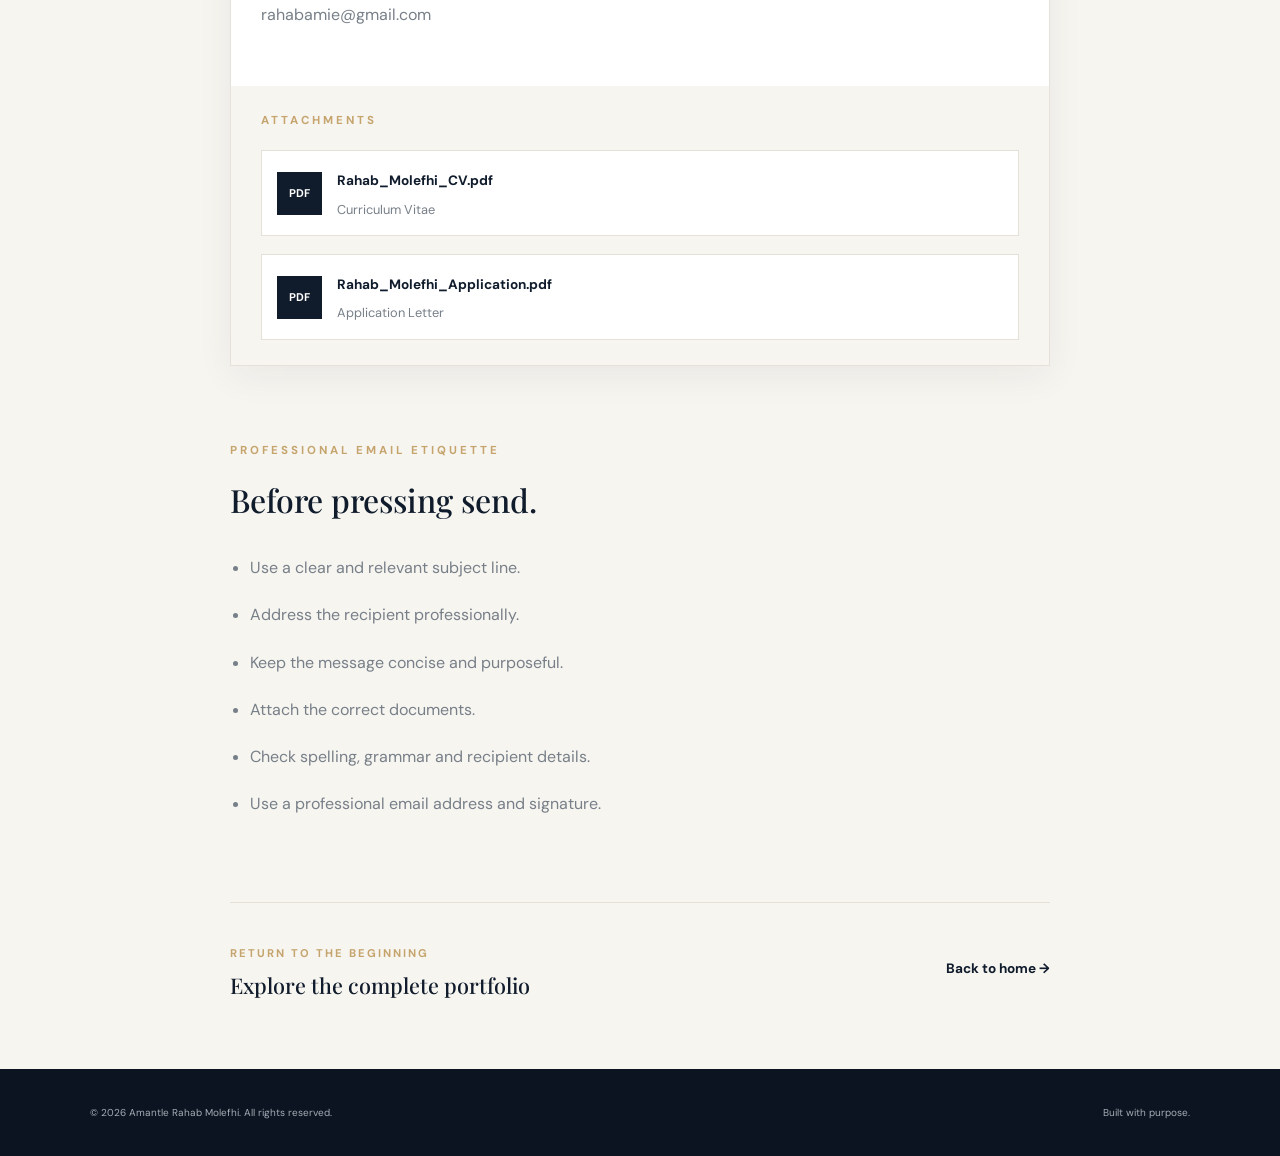
<file: email-template.html>
<!DOCTYPE html>
<html lang="en">
<head>
    <meta charset="UTF-8">
    <meta name="viewport" content="width=device-width, initial-scale=1.0">
    <title>Professional Email | Rahab Molefhi</title>
    <link rel="stylesheet" href="style.css">
</head>
<body>

    <header class="navbar">
        <a href="index.html" class="logo">AM<span>.</span></a>

        <nav class="nav-links">
            <a href="index.html">Home</a>
            <a href="about.html">About</a>
            <a href="cv.html">CV</a>
            <a href="academic-journey.html">Academic Journey</a>
            <a href="group-work.html">Group Work</a>
            <a href="skills-projects.html">Skills & Projects</a>
        </nav>

        <a href="application-letter.html" class="nav-button">Application</a>
    </header>

    <main>

        <section class="blog-hero">
            <p class="eyebrow">PROFESSIONAL COMMUNICATION / 05</p>
            <h1>Communication with <span>purpose.</span></h1>
            <p class="blog-intro">
                Professional communication is an important part of
                entering the workplace. This example demonstrates how
                I would formally introduce myself and submit an
                application through email.
            </p>
        </section>

        <section class="email-section">

            <div class="email-heading">
                <p class="eyebrow">EMAIL TEMPLATE</p>
                <h2>Submitting a job application</h2>
                <p>
                    A sample professional email accompanying a CV
                    and application letter.
                </p>
            </div>

            <article class="email-window">

                <div class="email-window-top">
                    <span></span>
                    <span></span>
                    <span></span>
                    <p>New Message</p>
                </div>

                <div class="email-fields">
                    <div class="email-field">
                        <span>To</span>
                        <p>[Employer's Email Address]</p>
                    </div>

                    <div class="email-field">
                        <span>From</span>
                        <p>Rahab Molefhi &lt;rahabamie@gmail.com&gt;</p>
                    </div>

                    <div class="email-field">
                        <span>Subject</span>
                        <p>Application for Data Analyst Position – Rahab Molefhi</p>
                    </div>
                </div>

                <div class="email-body">
                    <p>Dear Hiring Manager,</p>

                    <p>
                        I hope this email finds you well.
                    </p>

                    <p>
                        I am writing to submit my application for the
                        Data Analyst position within your organisation.
                        I am currently pursuing a Bachelor of Science
                        in Financial Technology at Botswana Accountancy
                        College and have a keen interest in data analytics
                        and the application of technology in finance.
                    </p>

                    <p>
                        Please find attached my curriculum vitae and
                        application letter for your consideration.
                        I would appreciate the opportunity to be
                        considered for this position.
                    </p>

                    <p>
                        Thank you for your time and consideration.
                        I look forward to hearing from you.
                    </p>

                    <p>Kind regards,</p>

                    <p class="email-signature">
                        <strong>Rahab Molefhi</strong><br>
                        Bachelor of Science in Financial Technology<br>
                        Botswana Accountancy College<br>
                        +267 78094769<br>
                        rahabamie@gmail.com
                    </p>
                </div>

                <div class="email-attachments">
                    <p class="eyebrow">ATTACHMENTS</p>

                    <div class="attachment-item">
                        <span class="attachment-icon">PDF</span>
                        <div>
                            <strong>Rahab_Molefhi_CV.pdf</strong>
                            <p>Curriculum Vitae</p>
                        </div>
                    </div>

                    <div class="attachment-item">
                        <span class="attachment-icon">PDF</span>
                        <div>
                            <strong>Rahab_Molefhi_Application.pdf</strong>
                            <p>Application Letter</p>
                        </div>
                    </div>
                </div>

            </article>

            <div class="email-guidelines">
                <p class="eyebrow">PROFESSIONAL EMAIL ETIQUETTE</p>
                <h2>Before pressing send.</h2>

                <ul>
                    <li>Use a clear and relevant subject line.</li>
                    <li>Address the recipient professionally.</li>
                    <li>Keep the message concise and purposeful.</li>
                    <li>Attach the correct documents.</li>
                    <li>Check spelling, grammar and recipient details.</li>
                    <li>Use a professional email address and signature.</li>
                </ul>
            </div>

            <div class="next-article">
                <div>
                    <span>RETURN TO THE BEGINNING</span>
                    <h3>Explore the complete portfolio</h3>
                </div>
                <a href="index.html">Back to home →</a>
            </div>

        </section>

    </main>

    <footer class="footer">
        <p>© 2026 Amantle Rahab Molefhi. All rights reserved.</p>
        <p>Built with purpose.</p>
    </footer>

</body>
</html>
</file>
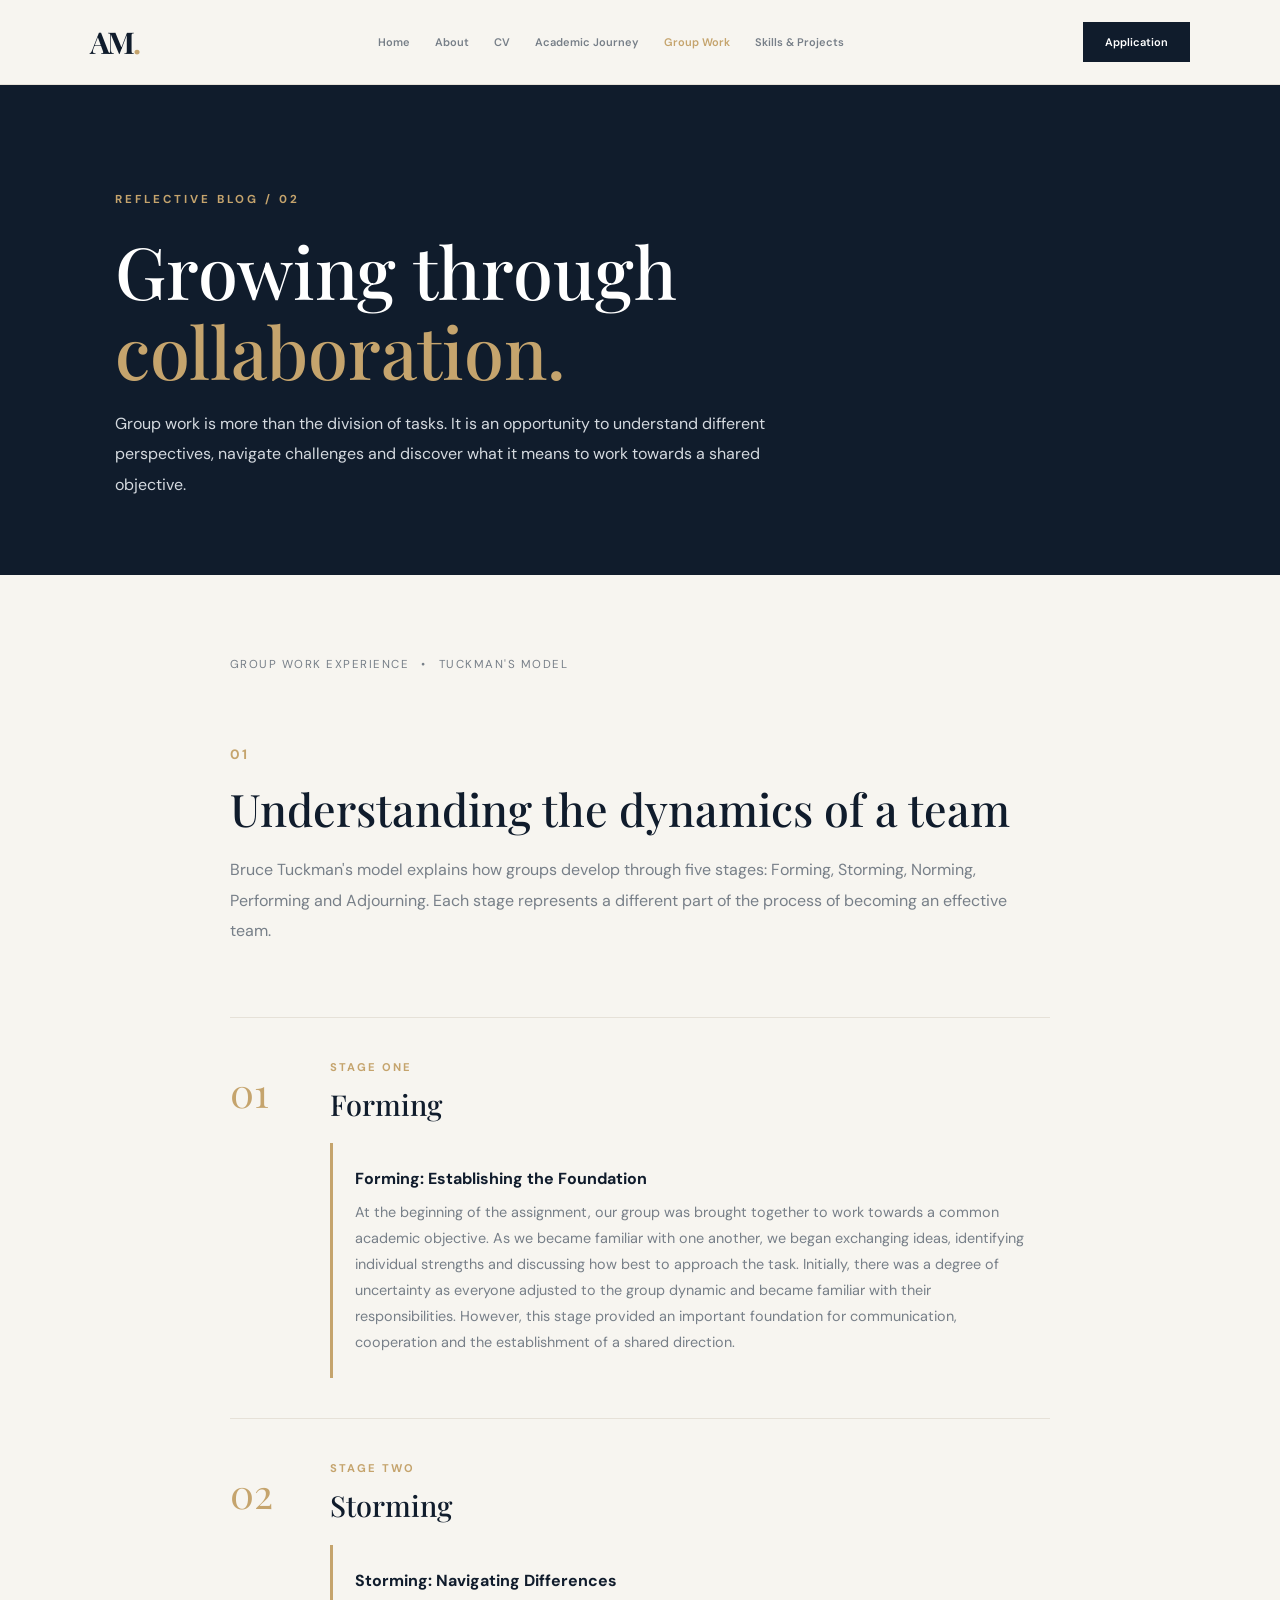
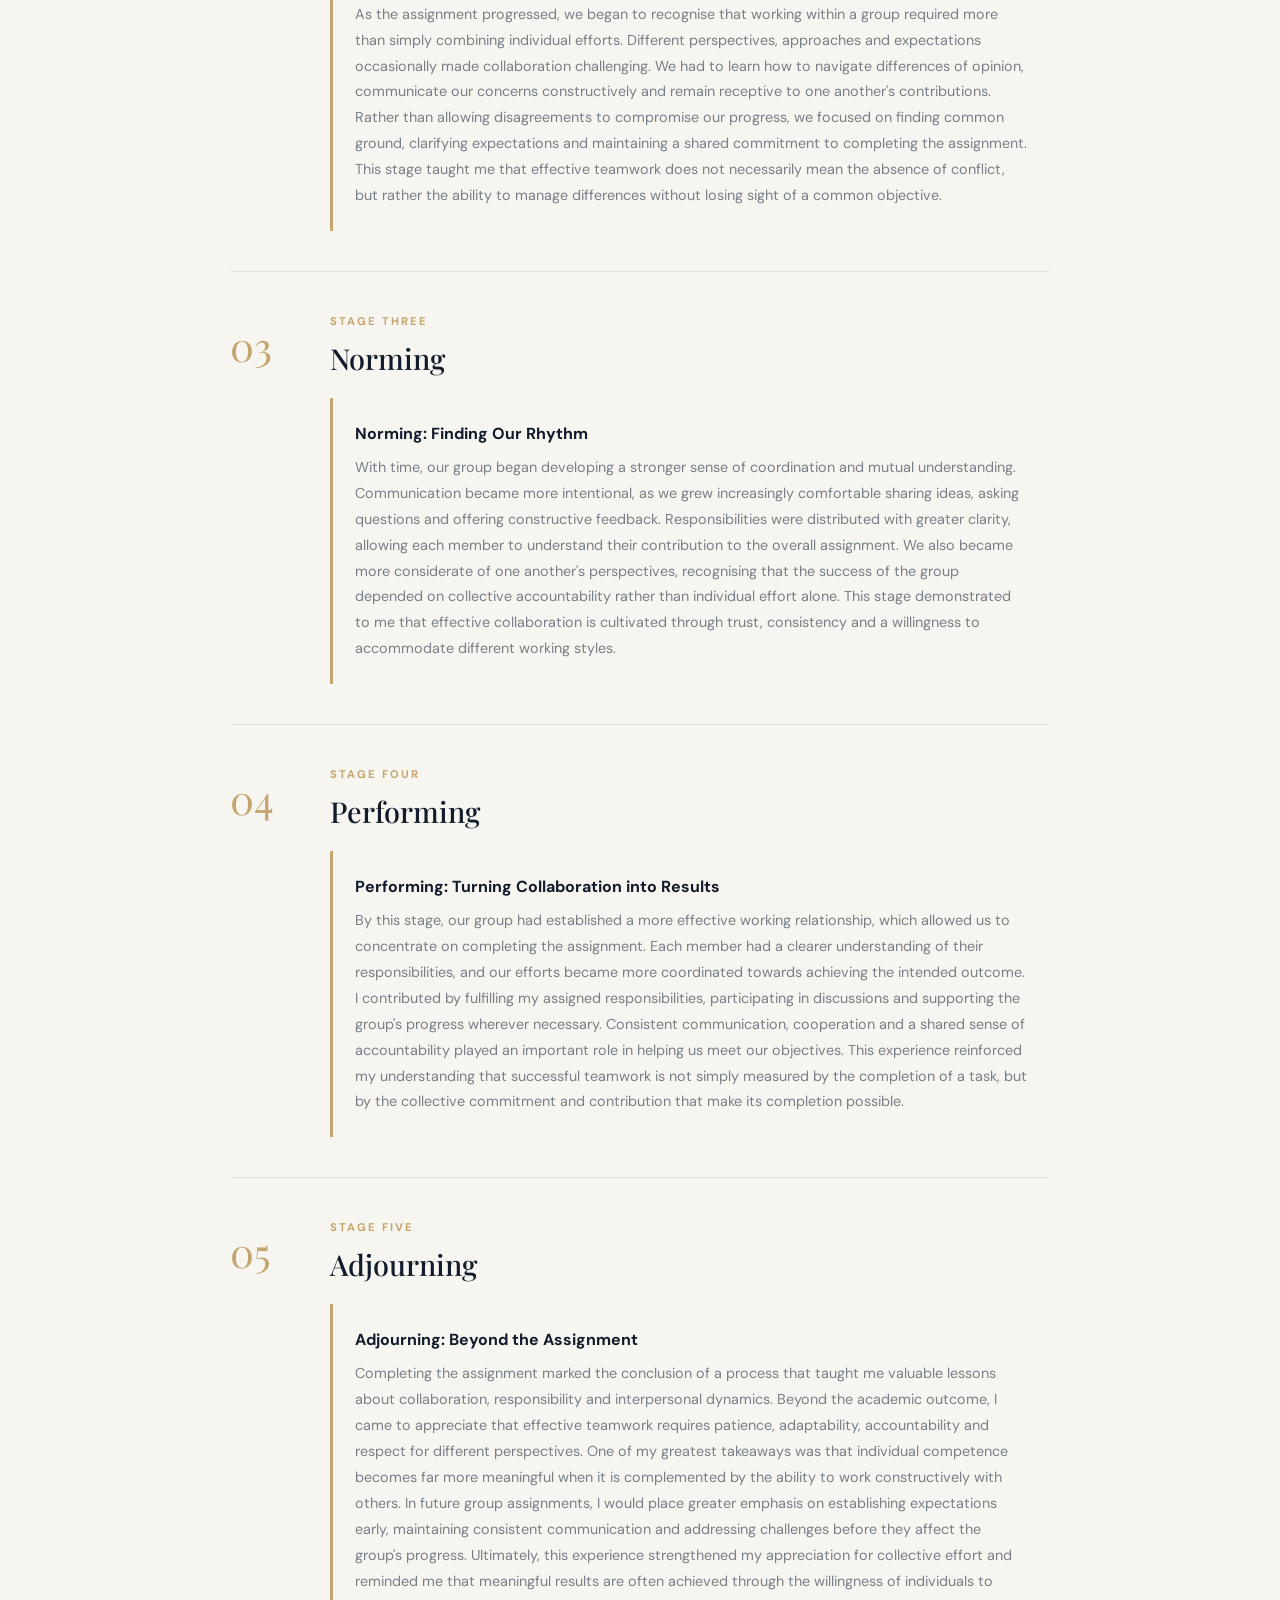
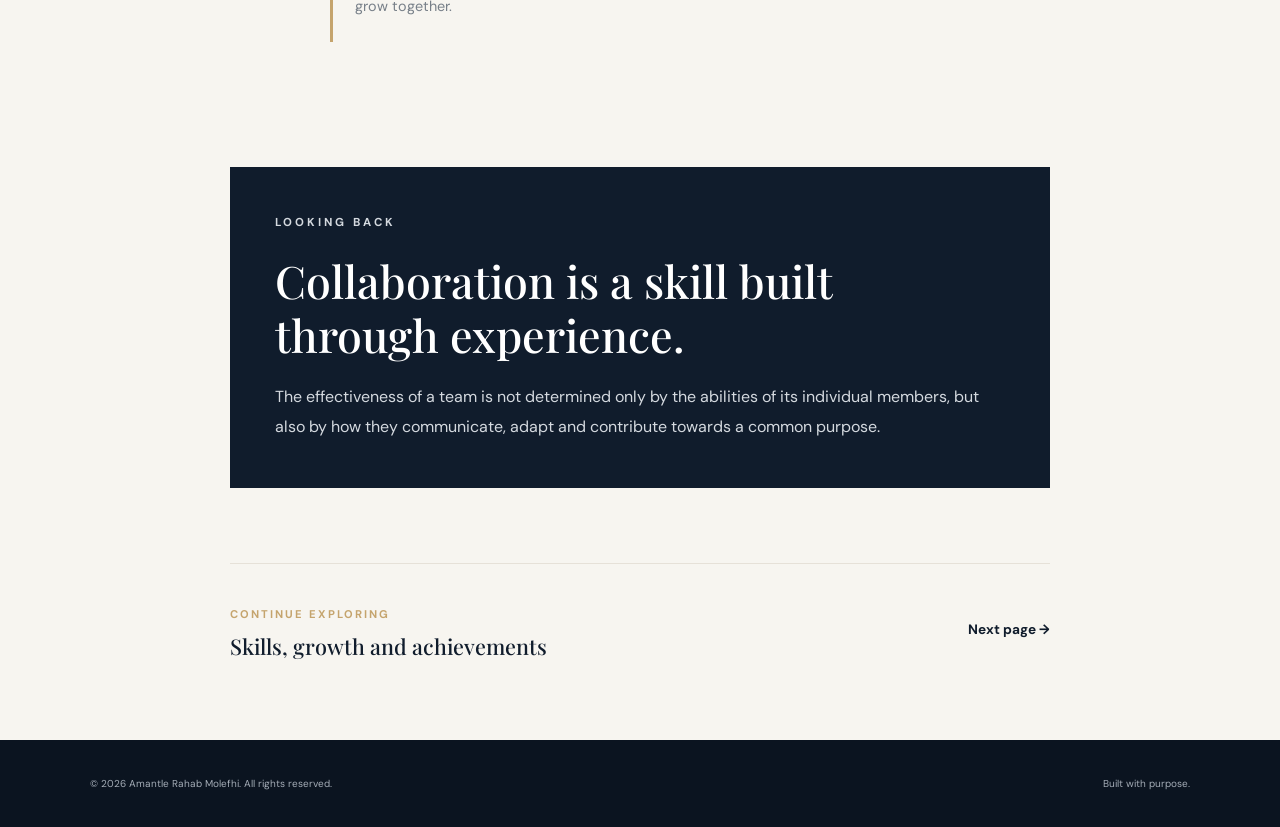
<file: group-work.html>
<!DOCTYPE html>
<html lang="en">
<head>
    <meta charset="UTF-8">
    <meta name="viewport" content="width=device-width, initial-scale=1.0">
    <title>Group Work Reflection | Amantle Molefhi</title>
    <link rel="stylesheet" href="style.css">
</head>
<body>

    <header class="navbar">
        <a href="index.html" class="logo">AM<span>.</span></a>

        <nav class="nav-links">
            <a href="index.html">Home</a>
            <a href="about.html">About</a>
            <a href="cv.html">CV</a>
            <a href="academic-journey.html">Academic Journey</a>
            <a href="group-work.html" class="active">Group Work</a>
            <a href="skills-projects.html">Skills & Projects</a>
        </nav>

        <a href="application-letter.html" class="nav-button">Application</a>
    </header>

    <main>

        <section class="blog-hero">
            <p class="eyebrow">REFLECTIVE BLOG / 02</p>
            <h1>Growing through <span>collaboration.</span></h1>
            <p class="blog-intro">
                Group work is more than the division of tasks. It is an
                opportunity to understand different perspectives, navigate
                challenges and discover what it means to work towards a
                shared objective.
            </p>
        </section>

        <section class="blog-article">

            <div class="blog-meta">
                <span>GROUP WORK EXPERIENCE</span>
                <span>•</span>
                <span>TUCKMAN'S MODEL</span>
            </div>

            <div class="article-opening">
                <span class="article-number">01</span>
                <h2>Understanding the dynamics of a team</h2>
                <p>
                    Bruce Tuckman's model explains how groups develop through
                    five stages: Forming, Storming, Norming, Performing and
                    Adjourning. Each stage represents a different part of
                    the process of becoming an effective team.
                </p>
            </div>

            <div class="tuckman-stages">

                <article class="tuckman-stage">
                    <span class="stage-number">01</span>
                    <div>
                        <p class="stage-label">STAGE ONE</p>
                        <h2>Forming</h2>
                        
<div class="reflection-placeholder">
    <strong>Forming: Establishing the Foundation</strong>
    <p>
        At the beginning of the assignment, our group was brought together
        to work towards a common academic objective. As we became familiar
        with one another, we began exchanging ideas, identifying individual
        strengths and discussing how best to approach the task. Initially,
        there was a degree of uncertainty as everyone adjusted to the group
        dynamic and became familiar with their responsibilities. However,
        this stage provided an important foundation for communication,
        cooperation and the establishment of a shared direction.
    </p>
</div>

                        </div>
                    </div>
                </article>

                <article class="tuckman-stage">
                    <span class="stage-number">02</span>
                    <div>
                        <p class="stage-label">STAGE TWO</p>
                        <h2>Storming</h2>
                        
<div class="reflection-placeholder">
    <strong>Storming: Navigating Differences</strong>
    <p>
        As the assignment progressed, we began to recognise that working
        within a group required more than simply combining individual
        efforts. Different perspectives, approaches and expectations
        occasionally made collaboration challenging. We had to learn
        how to navigate differences of opinion, communicate our concerns
        constructively and remain receptive to one another's contributions.
        Rather than allowing disagreements to compromise our progress,
        we focused on finding common ground, clarifying expectations and
        maintaining a shared commitment to completing the assignment.
        This stage taught me that effective teamwork does not necessarily
        mean the absence of conflict, but rather the ability to manage
        differences without losing sight of a common objective.
    </p>
</div>

                    </div>
                </article>

                <article class="tuckman-stage">
                    <span class="stage-number">03</span>
                    <div>
                        <p class="stage-label">STAGE THREE</p>
                        <h2>Norming</h2>

                        
<div class="reflection-placeholder">
    <strong>Norming: Finding Our Rhythm</strong>
    <p>
        With time, our group began developing a stronger sense of
        coordination and mutual understanding. Communication became
        more intentional, as we grew increasingly comfortable sharing
        ideas, asking questions and offering constructive feedback.
        Responsibilities were distributed with greater clarity,
        allowing each member to understand their contribution to
        the overall assignment. We also became more considerate of
        one another's perspectives, recognising that the success
        of the group depended on collective accountability rather
        than individual effort alone. This stage demonstrated to me
        that effective collaboration is cultivated through trust,
        consistency and a willingness to accommodate different
        working styles.
    </p>
</div>

                    </div>
                </article>

                <article class="tuckman-stage">
                    <span class="stage-number">04</span>
                    <div>
                        <p class="stage-label">STAGE FOUR</p>
                        <h2>Performing</h2>

                        
<div class="reflection-placeholder">
    <strong>Performing: Turning Collaboration into Results</strong>
    <p>
        By this stage, our group had established a more effective
        working relationship, which allowed us to concentrate on
        completing the assignment. Each member had a clearer
        understanding of their responsibilities, and our efforts
        became more coordinated towards achieving the intended
        outcome. I contributed by fulfilling my assigned
        responsibilities, participating in discussions and
        supporting the group's progress wherever necessary.
        Consistent communication, cooperation and a shared sense
        of accountability played an important role in helping us
        meet our objectives. This experience reinforced my
        understanding that successful teamwork is not simply
        measured by the completion of a task, but by the collective
        commitment and contribution that make its completion possible.
    </p>
</div>

                    </div>
                </article>

                <article class="tuckman-stage">
                    <span class="stage-number">05</span>
                    <div>
                        <p class="stage-label">STAGE FIVE</p>
                        <h2>Adjourning</h2>
                       
<div class="reflection-placeholder">
    <strong>Adjourning: Beyond the Assignment</strong>
    <p>
        Completing the assignment marked the conclusion of a process
        that taught me valuable lessons about collaboration,
        responsibility and interpersonal dynamics. Beyond the
        academic outcome, I came to appreciate that effective
        teamwork requires patience, adaptability, accountability
        and respect for different perspectives. One of my greatest
        takeaways was that individual competence becomes far more
        meaningful when it is complemented by the ability to work
        constructively with others. In future group assignments,
        I would place greater emphasis on establishing expectations
        early, maintaining consistent communication and addressing
        challenges before they affect the group's progress. Ultimately,
        this experience strengthened my appreciation for collective
        effort and reminded me that meaningful results are often
        achieved through the willingness of individuals to grow
        together.
    </p>
</div>
 
                    </div>
                </article>

            </div>

            <section class="article-conclusion">
                <p class="eyebrow">LOOKING BACK</p>
                <h2>Collaboration is a skill built through experience.</h2>
                <p>
                    The effectiveness of a team is not determined only by
                    the abilities of its individual members, but also by
                    how they communicate, adapt and contribute towards
                    a common purpose.
                </p>
            </section>

            <div class="next-article">
                <div>
                    <span>CONTINUE EXPLORING</span>
                    <h3>Skills, growth and achievements</h3>
                </div>
                <a href="skills-projects.html">Next page →</a>
            </div>

        </section>

    </main>

    <footer class="footer">
        <p>© 2026 Amantle Rahab Molefhi. All rights reserved.</p>
        <p>Built with purpose.</p>
    </footer>

</body>
</html>
</file>
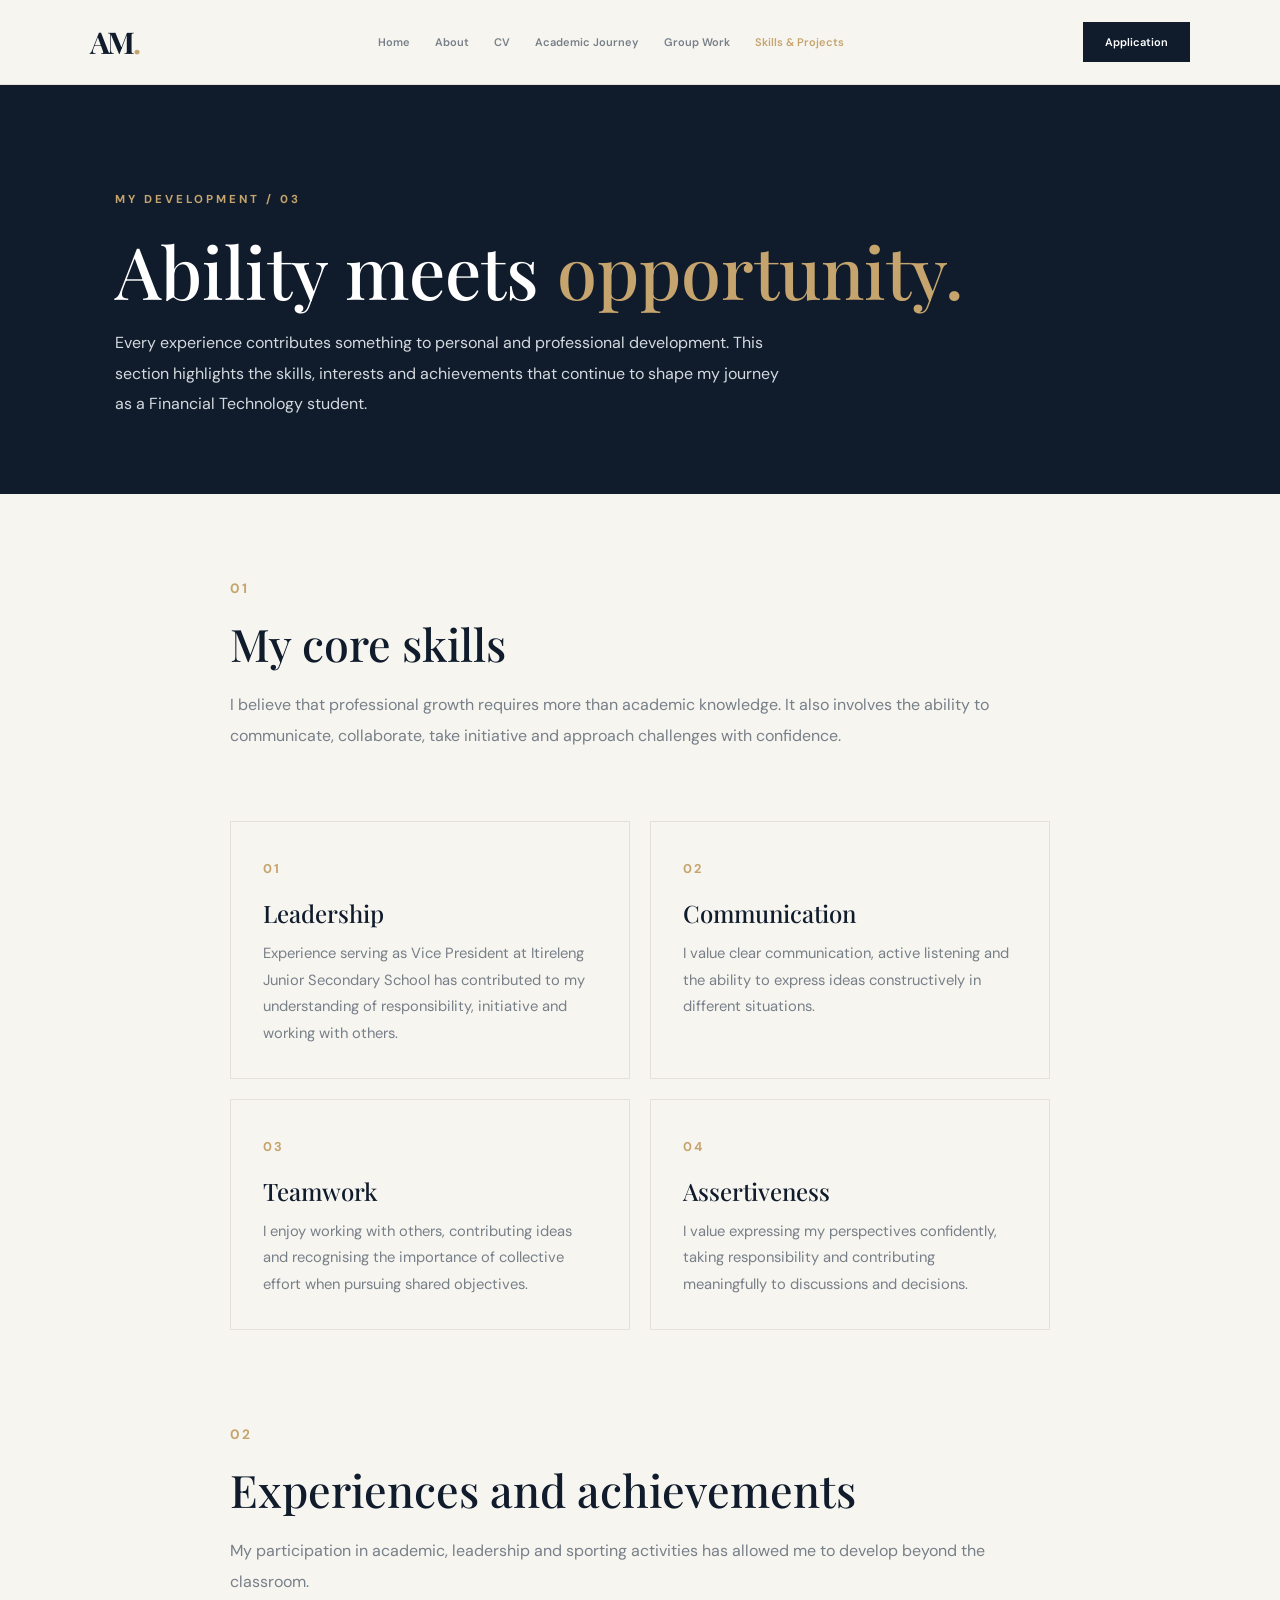
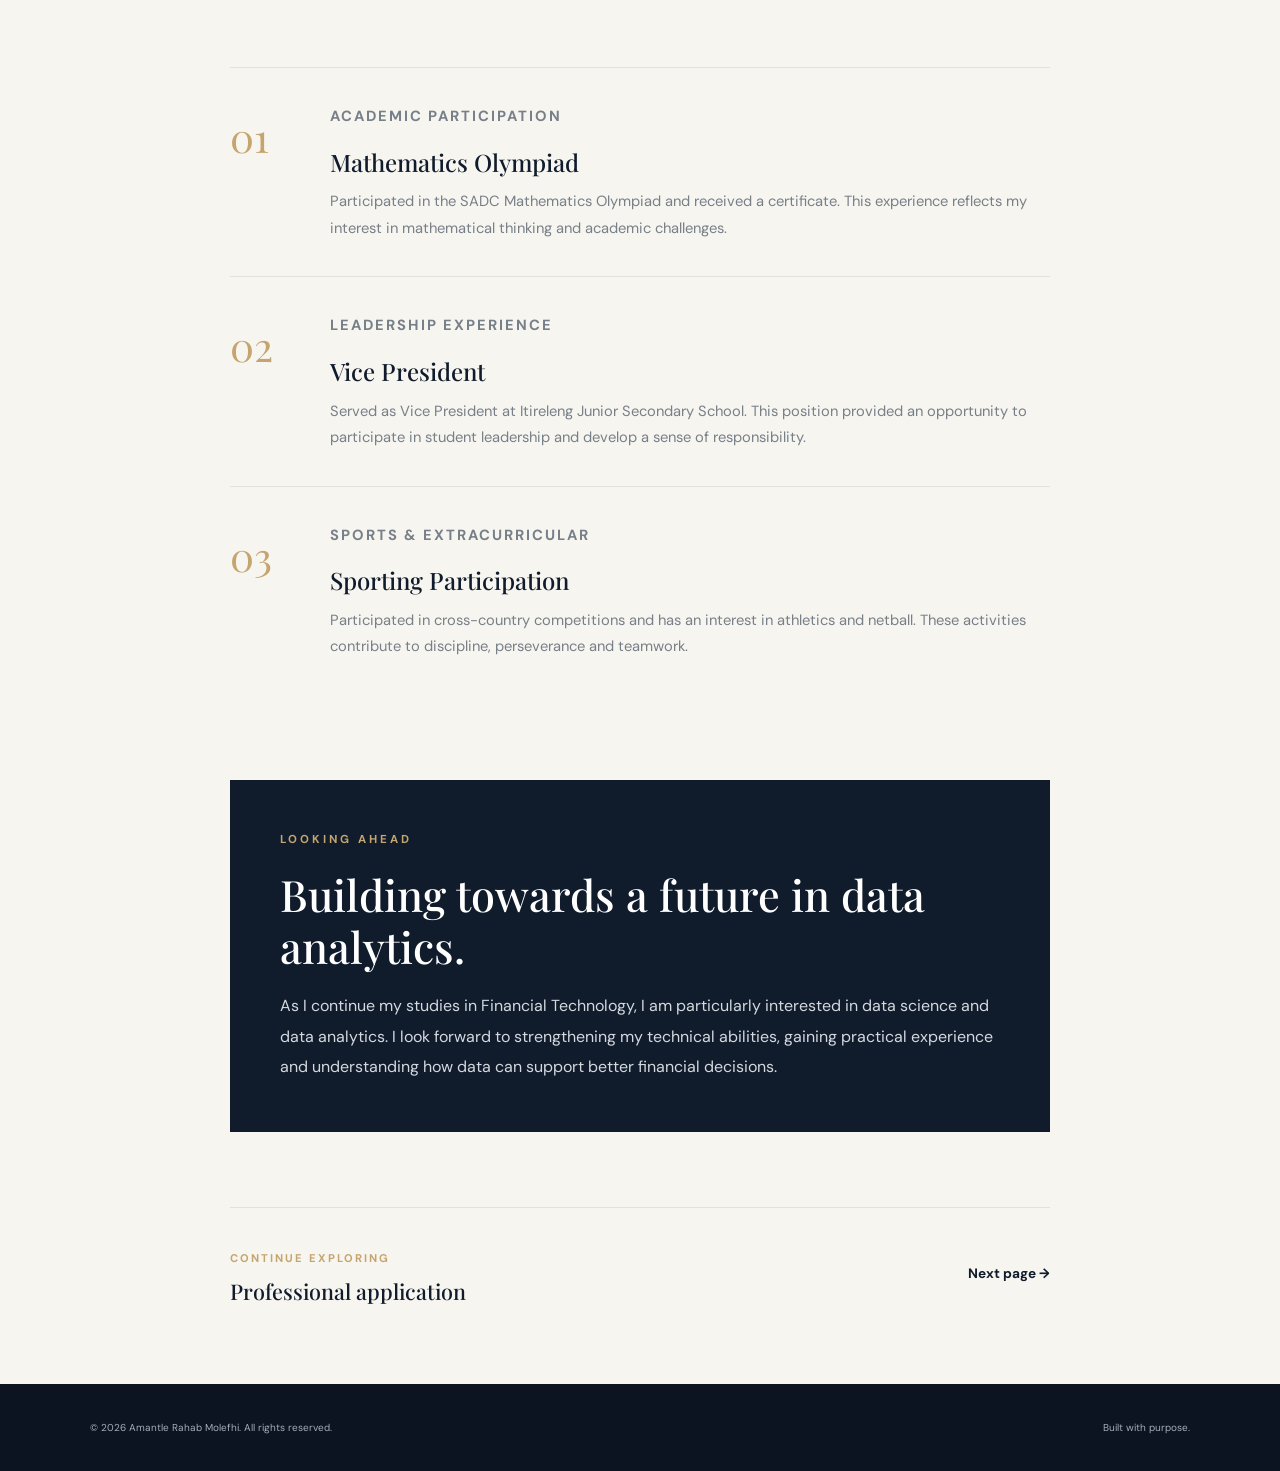
<file: skills-projects.html>
<!DOCTYPE html>
<html lang="en">
<head>
    <meta charset="UTF-8">
    <meta name="viewport" content="width=device-width, initial-scale=1.0">
    <title>Skills & Experiences | Amantle Molefhi</title>
    <link rel="stylesheet" href="style.css">
</head>
<body>

    <header class="navbar">
        <a href="index.html" class="logo">AM<span>.</span></a>

        <nav class="nav-links">
            <a href="index.html">Home</a>
            <a href="about.html">About</a>
            <a href="cv.html">CV</a>
            <a href="academic-journey.html">Academic Journey</a>
            <a href="group-work.html">Group Work</a>
            <a href="skills-projects.html" class="active">Skills & Projects</a>
        </nav>

        <a href="application-letter.html" class="nav-button">Application</a>
    </header>

    <main>

        <section class="blog-hero">
            <p class="eyebrow">MY DEVELOPMENT / 03</p>
            <h1>Ability meets <span>opportunity.</span></h1>
            <p class="blog-intro">
                Every experience contributes something to personal and
                professional development. This section highlights the
                skills, interests and achievements that continue to shape
                my journey as a Financial Technology student.
            </p>
        </section>

        <section class="blog-article">

            <div class="article-opening">
                <span class="article-number">01</span>
                <h2>My core skills</h2>
                <p>
                    I believe that professional growth requires more than
                    academic knowledge. It also involves the ability to
                    communicate, collaborate, take initiative and approach
                    challenges with confidence.
                </p>
            </div>

            <div class="skills-grid">

                <article class="skill-card">
                    <span class="skill-index">01</span>
                    <h3>Leadership</h3>
                    <p>
                        Experience serving as Vice President at Itireleng
                        Junior Secondary School has contributed to my
                        understanding of responsibility, initiative and
                        working with others.
                    </p>
                </article>

                <article class="skill-card">
                    <span class="skill-index">02</span>
                    <h3>Communication</h3>
                    <p>
                        I value clear communication, active listening and
                        the ability to express ideas constructively in
                        different situations.
                    </p>
                </article>

                <article class="skill-card">
                    <span class="skill-index">03</span>
                    <h3>Teamwork</h3>
                    <p>
                        I enjoy working with others, contributing ideas
                        and recognising the importance of collective effort
                        when pursuing shared objectives.
                    </p>
                </article>

                <article class="skill-card">
                    <span class="skill-index">04</span>
                    <h3>Assertiveness</h3>
                    <p>
                        I value expressing my perspectives confidently,
                        taking responsibility and contributing meaningfully
                        to discussions and decisions.
                    </p>
                </article>

            </div>

            <div class="article-opening">
                <span class="article-number">02</span>
                <h2>Experiences and achievements</h2>
                <p>
                    My participation in academic, leadership and sporting
                    activities has allowed me to develop beyond the
                    classroom.
                </p>
            </div>

            <div class="experience-list">

                <article class="experience-card">
                    <div class="experience-number">01</div>
                    <div class="experience-content">
                        <p class="stage-label">ACADEMIC PARTICIPATION</p>
                        <h3>Mathematics Olympiad</h3>
                        <p>
                            Participated in the SADC Mathematics Olympiad
                            and received a certificate. This experience
                            reflects my interest in mathematical thinking
                            and academic challenges.
                        </p>
                    </div>
                </article>

                <article class="experience-card">
                    <div class="experience-number">02</div>
                    <div class="experience-content">
                        <p class="stage-label">LEADERSHIP EXPERIENCE</p>
                        <h3>Vice President</h3>
                        <p>
                            Served as Vice President at Itireleng Junior
                            Secondary School. This position provided an
                            opportunity to participate in student
                            leadership and develop a sense of responsibility.
                        </p>
                    </div>
                </article>

                <article class="experience-card">
                    <div class="experience-number">03</div>
                    <div class="experience-content">
                        <p class="stage-label">SPORTS & EXTRACURRICULAR</p>
                        <h3>Sporting Participation</h3>
                        <p>
                            Participated in cross-country competitions
                            and has an interest in athletics and netball.
                            These activities contribute to discipline,
                            perseverance and teamwork.
                        </p>
                    </div>
                </article>

            </div>

            <section class="career-development">
                <p class="eyebrow">LOOKING AHEAD</p>
                <h2>Building towards a future in data analytics.</h2>
                <p>
                    As I continue my studies in Financial Technology,
                    I am particularly interested in data science and
                    data analytics. I look forward to strengthening my
                    technical abilities, gaining practical experience
                    and understanding how data can support better
                    financial decisions.
                </p>
            </section>

            <div class="next-article">
                <div>
                    <span>CONTINUE EXPLORING</span>
                    <h3>Professional application</h3>
                </div>
                <a href="application-letter.html">Next page →</a>
            </div>

        </section>

    </main>

    <footer class="footer">
        <p>© 2026 Amantle Rahab Molefhi. All rights reserved.</p>
        <p>Built with purpose.</p>
    </footer>

</body>
</html>
</file>
<file: style.css>
/* =========================================
   AMANTLE RAHAB MOLEFHI
   DIGITAL PORTFOLIO - MAIN STYLESHEET
========================================= */

/* GOOGLE FONTS */
@import url('https://fonts.googleapis.com/css2?family=DM+Sans:wght@400;500;600;700&family=Playfair+Display:wght@400;500;600;700&display=swap');

/* GLOBAL VARIABLES */
:root {
    --navy: #101c2c;
    --navy-light: #1c2c40;
    --gold: #c5a46d;
    --cream: #f7f5f0;
    --white: #ffffff;
    --text: #28313c;
    --muted: #777f88;
    --border: #e6e1d8;
}

/* RESET */
* {
    margin: 0;
    padding: 0;
    box-sizing: border-box;
}

html {
    scroll-behavior: smooth;
}

body {
    background: var(--cream);
    color: var(--text);
    font-family: 'DM Sans', sans-serif;
    line-height: 1.7;
}

a {
    text-decoration: none;
    color: inherit;
}

/* NAVIGATION */
.navbar {
    width: 100%;
    min-height: 85px;
    padding: 0 7%;
    display: flex;
    align-items: center;
    justify-content: space-between;
    background: var(--cream);
    border-bottom: 1px solid var(--border);
    position: relative;
    z-index: 10;
}

.logo {
    font-family: 'Playfair Display', serif;
    font-size: 30px;
    font-weight: 700;
    color: var(--navy);
    letter-spacing: -2px;
}

.logo span {
    color: var(--gold);
}

.navbar nav {
    display: flex;
    align-items: center;
    gap: 25px;
}

.navbar nav a {
    font-size: 11px;
    font-weight: 600;
    color: var(--muted);
    transition: 0.3s ease;
}

.navbar nav a:hover,
.navbar nav a.active {
    color: var(--gold);
}

.nav-button {
    padding: 11px 22px;
    background: var(--navy);
    color: var(--white);
    font-size: 11px;
    font-weight: 600;
    transition: 0.3s ease;
}

.nav-button:hover {
    background: var(--gold);
}

/* GENERAL TYPOGRAPHY */
h1, h2, h3 {
    font-family: 'Playfair Display', serif;
    line-height: 1.2;
}

.eyebrow {
    color: var(--gold);
    font-size: 10px;
    font-weight: 700;
    letter-spacing: 3px;
    margin-bottom: 20px;
}

/* HERO SECTION */
.hero {
    min-height: 690px;
    padding: 85px 10%;
    display: grid;
    grid-template-columns: 1.2fr 0.8fr;
    align-items: center;
    gap: 65px;
    background: var(--cream);
}

.hero h1 {
    font-size: clamp(48px, 6vw, 82px);
    color: var(--navy);
    letter-spacing: -3px;
    margin-bottom: 25px;
}

.hero h1 span {
    color: var(--gold);
}

.hero-description {
    max-width: 510px;
    color: var(--muted);
    font-size: 14px;
    line-height: 1.9;
}

.hero-buttons {
    display: flex;
    flex-wrap: wrap;
    gap: 15px;
    margin-top: 35px;
}

.primary-button,
.secondary-button {
    padding: 14px 23px;
    font-size: 11px;
    font-weight: 700;
    transition: 0.3s ease;
}

.primary-button {
    background: var(--navy);
    color: var(--white);
}

.primary-button:hover {
    background: var(--gold);
}

.secondary-button {
    border: 1px solid var(--border);
    color: var(--navy);
}

.secondary-button:hover {
    border-color: var(--gold);
    color: var(--gold);
}

/* HERO DETAILS */
.hero-details {
    display: flex;
    flex-wrap: wrap;
    gap: 30px;
    margin-top: 65px;
    padding-top: 25px;
    border-top: 1px solid var(--border);
}

.hero-details > div {
    flex: 1 1 120px;
}

.detail-label {
    font-size: 9px;
    letter-spacing: 1.5px;
    color: var(--gold);
    font-weight: 700;
}

.hero-details p {
    font-size: 11px;
    color: var(--navy);
    font-weight: 600;
    margin-top: 5px;
}

/* PROFILE IMAGE */
.hero-image-container {
    width: 100%;
}

.image-frame {
    position: relative;
    width: 100%;
    height: 470px;
    background: var(--navy-light);
    overflow: hidden;
}

.image-frame img {
    width: 100%;
    height: 100%;
    object-fit: cover;
    display: block;
    position: relative;
    z-index: 2;
}

.image-placeholder {
    position: absolute;
    inset: 0;
    display: flex;
    flex-direction: column;
    align-items: center;
    justify-content: center;
    color: var(--white);
}

.image-placeholder span {
    font-family: 'Playfair Display', serif;
    font-size: 100px;
    color: var(--gold);
}

.image-placeholder p {
    font-size: 9px;
    letter-spacing: 3px;
}

.image-caption {
    display: flex;
    justify-content: space-between;
    padding-top: 15px;
    font-size: 9px;
    letter-spacing: 1px;
    color: var(--muted);
}

/* INTRODUCTION */
.intro-section {
    background: var(--white);
    padding: 110px 10%;
    display: grid;
    grid-template-columns: 1fr 1fr;
    gap: 90px;
}

.section-heading h2 {
    color: var(--navy);
    font-size: clamp(35px, 4vw, 52px);
}

.section-heading h2 span {
    color: var(--gold);
}

.intro-content p {
    color: var(--muted);
    font-size: 13px;
    margin-bottom: 20px;
    line-height: 2;
}

.text-link {
    display: inline-block;
    margin-top: 15px;
    font-size: 10px;
    font-weight: 700;
    letter-spacing: 1.5px;
    color: var(--navy);
    border-bottom: 1px solid var(--gold);
    padding-bottom: 6px;
}

.text-link span {
    color: var(--gold);
}

/* INTERESTS */
.interests-section {
    padding: 100px 10%;
    background: var(--cream);
}

.interests-header {
    margin-bottom: 50px;
}

.interests-header h2 {
    font-size: 45px;
    color: var(--navy);
}

.interests-header h2 span {
    color: var(--gold);
}

.interest-grid {
    display: grid;
    grid-template-columns: repeat(4, 1fr);
    gap: 18px;
}

.interest-card {
    padding: 35px 25px;
    min-height: 230px;
    background: var(--white);
    border: 1px solid var(--border);
    transition: 0.3s ease;
}

.interest-card:hover {
    transform: translateY(-7px);
    border-color: var(--gold);
}

.interest-number {
    font-size: 10px;
    color: var(--gold);
    font-weight: 700;
}

.interest-card h3 {
    margin: 25px 0 12px;
    color: var(--navy);
    font-size: 23px;
}

.interest-card p {
    color: var(--muted);
    font-size: 11px;
    line-height: 1.9;
}

/* CAREER VISION */
.vision-section {
    background: var(--navy);
    color: var(--white);
    padding: 110px 15%;
    text-align: center;
}

.vision-section h2 {
    font-size: clamp(35px, 5vw, 55px);
    margin-bottom: 25px;
}

.vision-section h2 span {
    color: var(--gold);
}

.vision-section > p:last-child {
    max-width: 650px;
    margin: auto;
    color: #c0c6ce;
    font-size: 13px;
    line-height: 2;
}

/* FOOTER */
.footer {
    padding: 35px 7%;
    background: #0b1420;
    color: var(--white);
    display: flex;
    align-items: center;
    justify-content: space-between;
    flex-wrap: wrap;
    gap: 20px;
}

.footer .logo {
    color: var(--white);
}

.footer p,
.footer > span {
    font-size: 10px;
    color: #a5adb7;
}

/* RESPONSIVE DESIGN */
@media (max-width: 1050px) {

    .navbar {
        flex-wrap: wrap;
        gap: 15px;
        padding: 20px 5%;
    }

    .navbar nav {
        order: 3;
        width: 100%;
        overflow-x: auto;
        padding: 10px 0;
    }

    .hero {
        padding: 70px 6%;
        gap: 35px;
    }

    .interest-grid {
        grid-template-columns: repeat(2, 1fr);
    }
}

@media (max-width: 700px) {

    .navbar {
        padding: 18px 6%;
    }

    .navbar nav {
        gap: 20px;
    }

    .navbar nav a {
        white-space: nowrap;
        font-size: 10px;
    }

    .nav-button {
        padding: 9px 15px;
    }

    .hero {
        grid-template-columns: 1fr;
        padding: 65px 7%;
        gap: 45px;
    }

    .hero h1 {
        font-size: 54px;
    }

    .hero-details {
        margin-top: 40px;
        gap: 20px;
    }

    .image-frame {
        height: 420px;
    }

    .intro-section {
        grid-template-columns: 1fr;
        padding: 75px 7%;
        gap: 35px;
    }

    .interests-section {
        padding: 75px 7%;
    }

    .interests-header h2 {
        font-size: 36px;
    }

    .interest-grid {
        grid-template-columns: 1fr 1fr;
    }

    .interest-card {
        padding: 25px 18px;
        min-height: 220px;
    }

    .vision-section {
        padding: 80px 8%;
    }

    .footer {
        flex-direction: column;
        text-align: center;
        padding: 35px 7%;
    }
}

@media (max-width: 380px) {

    .hero h1 {
        font-size: 44px;
    }

    .interest-grid {
        grid-template-columns: 1fr;
    }

}


/* =========================================
   ADDITIONAL PORTFOLIO PAGE STYLES
========================================= */

/* GENERAL PAGE HEADERS */

.page-hero,
.blog-hero {
    padding: 105px 9% 75px;
    background: var(--navy);
    color: var(--white);
}

.page-hero h1,
.blog-hero h1 {
    font-family: 'Playfair Display', serif;
    font-size: clamp(2.5rem, 6vw, 4.5rem);
    font-weight: 500;
    line-height: 1.12;
    max-width: 850px;
    margin: 18px 0;
}

.page-hero h1 span,
.blog-hero h1 span {
    color: var(--gold);
}

.eyebrow {
    color: var(--gold);
    font-size: 0.72rem;
    font-weight: 700;
    letter-spacing: 3px;
    text-transform: uppercase;
}

.blog-intro {
    max-width: 680px;
    color: #d4d9df;
    line-height: 1.9;
    font-size: 1rem;
}

.blog-meta {
    display: flex;
    flex-wrap: wrap;
    gap: 12px;
    color: var(--muted);
    font-size: 0.72rem;
    letter-spacing: 1.5px;
    margin-bottom: 65px;
}

/* ABOUT PAGE */

.about-main {
    padding: 85px 9%;
}

.about-photo {
    width: 100%;
    max-width: 370px;
    min-height: 420px;
    overflow: hidden;
    background: var(--navy-light);
    border-radius: 4px;
}

.about-photo img {
    width: 100%;
    height: 420px;
    object-fit: cover;
    display: block;
}

.about-photo-placeholder {
    min-height: 420px;
    display: flex;
    justify-content: center;
    align-items: center;
    color: var(--gold);
    font-family: 'Playfair Display', serif;
    font-size: 5rem;
}

.about-text {
    max-width: 750px;
    line-height: 1.9;
    color: var(--text);
}

.about-text h2,
.about-section-title,
.about-vision h2 {
    font-family: 'Playfair Display', serif;
    font-size: 2.2rem;
    font-weight: 500;
    margin-bottom: 20px;
    color: var(--navy);
}

.about-academics,
.personality-section,
.about-interests,
.about-vision {
    margin-top: 85px;
}

.academic-description {
    line-height: 1.8;
    color: var(--muted);
    max-width: 750px;
}

.academic-tags,
.interests-list {
    display: flex;
    flex-wrap: wrap;
    gap: 12px;
    margin-top: 25px;
}

.academic-tags span,
.interests-list span {
    padding: 10px 17px;
    border: 1px solid var(--border);
    color: var(--navy);
    font-size: 0.85rem;
}

.personality-grid {
    display: grid;
    grid-template-columns: repeat(3, 1fr);
    gap: 20px;
    margin-top: 30px;
}

.personality-card {
    padding: 28px;
    background: var(--cream);
    border: 1px solid var(--border);
}

.personality-card h3 {
    font-family: 'Playfair Display', serif;
    font-size: 1.3rem;
    color: var(--navy);
    margin-bottom: 12px;
}

.personality-card p {
    color: var(--muted);
    line-height: 1.7;
}

.interest-row {
    padding: 20px 0;
    border-bottom: 1px solid var(--border);
    display: flex;
    justify-content: space-between;
    gap: 20px;
}

.interest-row h3 {
    color: var(--navy);
    font-weight: 600;
}

.interest-row p {
    color: var(--muted);
    text-align: right;
}

/* CV PAGE */

.cv-header {
    background: var(--navy);
    color: var(--white);
    padding: 75px 9%;
}

.cv-header h1 {
    font-family: 'Playfair Display', serif;
    font-size: clamp(2.5rem, 5vw, 4rem);
    margin-bottom: 15px;
}

.cv-header p {
    color: #d4d9df;
    line-height: 1.8;
}

.cv-section {
    display: grid;
    grid-template-columns: 220px 1fr;
    gap: 35px;
    padding: 35px 0;
    border-bottom: 1px solid var(--border);
}

.cv-label {
    color: var(--gold);
    font-size: 0.75rem;
    font-weight: 700;
    letter-spacing: 2px;
    text-transform: uppercase;
}

.cv-content {
    line-height: 1.8;
}

.cv-entry {
    margin-bottom: 25px;
}

.cv-year {
    color: var(--gold);
    font-size: 0.8rem;
    font-weight: 700;
    margin-bottom: 5px;
}

.cv-institution {
    color: var(--muted);
    font-size: 0.9rem;
}

.cv-skills {
    display: flex;
    flex-wrap: wrap;
    gap: 12px;
}

.cv-skill,
.cv-interest-tags span {
    padding: 10px 15px;
    background: var(--cream);
    border: 1px solid var(--border);
    font-size: 0.85rem;
}

.cv-interest-tags {
    display: flex;
    flex-wrap: wrap;
    gap: 10px;
}

.print-button {
    background: var(--gold);
    color: var(--navy);
    border: none;
    padding: 13px 22px;
    font-size: 0.75rem;
    font-weight: 700;
    letter-spacing: 1px;
    cursor: pointer;
    transition: 0.3s ease;
}

.print-button:hover {
    background: var(--white);
}

/* BLOG ARTICLES */

.blog-article {
    max-width: 1000px;
    margin: auto;
    padding: 80px 7%;
}

.article-opening {
    margin-bottom: 70px;
    max-width: 780px;
}

.article-number {
    color: var(--gold);
    font-size: 0.85rem;
    font-weight: 700;
    letter-spacing: 2px;
}

.article-opening h2,
.article-conclusion h2 {
    font-family: 'Playfair Display', serif;
    color: var(--navy);
    font-size: clamp(1.8rem, 4vw, 2.8rem);
    font-weight: 500;
    margin: 15px 0 20px;
}

.article-opening p,
.article-conclusion p {
    color: var(--muted);
    line-height: 1.9;
}

.article-body {
    line-height: 1.9;
    color: var(--text);
}

.article-body p {
    margin-bottom: 22px;
}

.reflection-placeholder {
    background: var(--cream);
    border-left: 3px solid var(--gold);
    padding: 22px;
    margin-top: 22px;
}

.reflection-placeholder strong {
    display: block;
    color: var(--navy);
    margin-bottom: 8px;
}

.reflection-placeholder p {
    color: var(--muted);
    font-size: 0.9rem;
    line-height: 1.8;
}

.article-conclusion {
    background: var(--navy);
    padding: 45px;
    margin-top: 85px;
}

.article-conclusion h2 {
    color: var(--white);
}

.article-conclusion p {
    color: #d4d9df;
}

/* TUCKMAN'S GROUP WORK STAGES */

.tuckman-stages {
    display: flex;
    flex-direction: column;
    gap: 0;
}

.tuckman-stage {
    display: grid;
    grid-template-columns: 75px 1fr;
    gap: 25px;
    padding: 40px 0;
    border-top: 1px solid var(--border);
}

.stage-number {
    font-family: 'Playfair Display', serif;
    color: var(--gold);
    font-size: 2.5rem;
}

.stage-label {
    color: var(--gold);
    font-size: 0.7rem;
    font-weight: 700;
    letter-spacing: 2px;
    margin-bottom: 10px;
}

.tuckman-stage h2 {
    font-family: 'Playfair Display', serif;
    color: var(--navy);
    font-size: 1.8rem;
    font-weight: 500;
    margin-bottom: 12px;
}

.stage-description {
    color: var(--muted);
    line-height: 1.8;
    max-width: 700px;
}

/* SKILLS AND EXPERIENCES */

.skills-grid {
    display: grid;
    grid-template-columns: repeat(2, 1fr);
    gap: 20px;
    margin: 35px 0 90px;
}

.skill-card {
    background: var(--cream);
    padding: 32px;
    border: 1px solid var(--border);
    transition: 0.3s ease;
}

.skill-card:hover {
    transform: translateY(-5px);
    border-color: var(--gold);
}

.skill-index {
    color: var(--gold);
    font-size: 0.8rem;
    font-weight: 700;
    letter-spacing: 2px;
}

.skill-card h3,
.experience-card h3 {
    font-family: 'Playfair Display', serif;
    font-size: 1.5rem;
    font-weight: 500;
    color: var(--navy);
    margin: 18px 0 12px;
}

.skill-card p,
.experience-card p {
    color: var(--muted);
    line-height: 1.8;
    font-size: 0.92rem;
}

.experience-list {
    margin-top: 35px;
}

.experience-card {
    display: grid;
    grid-template-columns: 75px 1fr;
    gap: 25px;
    padding: 35px 0;
    border-top: 1px solid var(--border);
}

.experience-number {
    font-family: 'Playfair Display', serif;
    color: var(--gold);
    font-size: 2.5rem;
}

.career-development {
    background: var(--navy);
    color: var(--white);
    padding: 50px;
    margin-top: 85px;
}

.career-development h2 {
    font-family: 'Playfair Display', serif;
    font-size: clamp(1.8rem, 4vw, 2.7rem);
    font-weight: 500;
    margin: 18px 0;
}

.career-development p:last-child {
    color: #d4d9df;
    line-height: 1.9;
    max-width: 750px;
}

/* APPLICATION LETTER */

.application-section,
.email-section {
    max-width: 1000px;
    margin: auto;
    padding: 70px 7%;
}

.application-toolbar {
    display: flex;
    justify-content: space-between;
    align-items: center;
    gap: 20px;
    margin-bottom: 30px;
}

.application-toolbar p:last-child {
    color: var(--muted);
    margin-top: 8px;
}

.application-document {
    background: var(--white);
    border: 1px solid var(--border);
    padding: 65px;
    box-shadow: 0 10px 35px rgba(16, 28, 44, 0.06);
    color: var(--text);
    line-height: 1.9;
}

.letter-heading {
    margin-bottom: 35px;
}

.letter-heading h2 {
    font-family: 'Playfair Display', serif;
    color: var(--navy);
    font-size: 1.8rem;
    margin-bottom: 12px;
}

.letter-heading p,
.letter-recipient p {
    color: var(--muted);
    font-size: 0.9rem;
}

.letter-date {
    margin-bottom: 30px;
}

.letter-recipient {
    margin-bottom: 30px;
}

.letter-subject {
    margin-bottom: 25px;
    color: var(--navy);
}

.application-document > p {
    margin-bottom: 20px;
}

.letter-signature {
    margin-top: 35px;
}

.letter-signature h3 {
    font-family: 'Playfair Display', serif;
    color: var(--navy);
    font-size: 1.3rem;
}

.letter-signature p {
    color: var(--muted);
    font-size: 0.85rem;
}

.application-note {
    background: var(--cream);
    border-left: 3px solid var(--gold);
    padding: 22px;
    margin-top: 25px;
}

.application-note strong {
    color: var(--navy);
}

.application-note p {
    color: var(--muted);
    line-height: 1.7;
    margin-top: 8px;
    font-size: 0.9rem;
}

/* EMAIL TEMPLATE */

.email-heading {
    margin-bottom: 35px;
}

.email-heading h2,
.email-guidelines h2 {
    font-family: 'Playfair Display', serif;
    color: var(--navy);
    font-size: 2rem;
    font-weight: 500;
    margin: 15px 0;
}

.email-heading p:last-child {
    color: var(--muted);
    line-height: 1.8;
}

.email-window {
    background: var(--white);
    border: 1px solid var(--border);
    box-shadow: 0 10px 35px rgba(16, 28, 44, 0.06);
}

.email-window-top {
    background: var(--navy);
    padding: 18px 25px;
    display: flex;
    align-items: center;
    gap: 8px;
    color: var(--white);
}

.email-window-top > span {
    width: 9px;
    height: 9px;
    border-radius: 50%;
    background: var(--gold);
}

.email-window-top p {
    margin-left: 12px;
    font-size: 0.85rem;
}

.email-fields {
    padding: 20px 30px;
    border-bottom: 1px solid var(--border);
}

.email-field {
    display: grid;
    grid-template-columns: 75px 1fr;
    gap: 15px;
    padding: 12px 0;
    border-bottom: 1px solid var(--border);
}

.email-field:last-child {
    border-bottom: none;
}

.email-field span {
    color: var(--muted);
    font-size: 0.85rem;
}

.email-field p {
    color: var(--navy);
    font-size: 0.9rem;
    overflow-wrap: anywhere;
}

.email-body {
    padding: 35px 30px;
    line-height: 1.9;
}

.email-body > p {
    margin-bottom: 20px;
}

.email-signature {
    color: var(--muted);
}

.email-signature strong {
    color: var(--navy);
}

.email-attachments {
    padding: 25px 30px;
    background: var(--cream);
}

.attachment-item {
    display: flex;
    align-items: center;
    gap: 15px;
    margin-top: 18px;
    padding: 15px;
    background: var(--white);
    border: 1px solid var(--border);
}

.attachment-icon {
    background: var(--navy);
    color: var(--white);
    padding: 12px;
    font-size: 0.7rem;
    font-weight: 700;
}

.attachment-item strong {
    color: var(--navy);
    font-size: 0.85rem;
    overflow-wrap: anywhere;
}

.attachment-item p {
    color: var(--muted);
    font-size: 0.8rem;
    margin-top: 5px;
}

.email-guidelines {
    margin-top: 75px;
}

.email-guidelines ul {
    padding-left: 20px;
    margin-top: 25px;
}

.email-guidelines li {
    color: var(--muted);
    padding: 10px 0;
    line-height: 1.7;
}

/* NAVIGATION AND PAGE LINKS */

.nav-links a.active {
    color: var(--gold);
}

.next-article {
    display: flex;
    justify-content: space-between;
    align-items: center;
    gap: 20px;
    border-top: 1px solid var(--border);
    padding-top: 35px;
    margin-top: 75px;
}

.next-article span {
    color: var(--gold);
    font-size: 0.7rem;
    font-weight: 700;
    letter-spacing: 2px;
}

.next-article h3 {
    font-family: 'Playfair Display', serif;
    color: var(--navy);
    font-size: 1.35rem;
    font-weight: 500;
    margin-top: 8px;
}

.next-article a {
    color: var(--navy);
    text-decoration: none;
    font-weight: 700;
    font-size: 0.85rem;
    white-space: nowrap;
}

.next-article a:hover {
    color: var(--gold);
}

/* RESPONSIVE DESIGN */

@media (max-width: 900px) {

    .page-hero,
    .blog-hero,
    .cv-header {
        padding: 75px 7%;
    }

    .about-main {
        padding: 65px 7%;
    }

    .personality-grid {
        grid-template-columns: repeat(2, 1fr);
    }

    .cv-section {
        grid-template-columns: 1fr;
        gap: 15px;
    }

    .application-document {
        padding: 40px;
    }
}

@media (max-width: 700px) {

    .page-hero,
    .blog-hero {
        padding: 65px 6%;
    }

    .blog-article,
    .application-section,
    .email-section {
        padding: 55px 6%;
    }

    .personality-grid,
    .skills-grid {
        grid-template-columns: 1fr;
    }

    .tuckman-stage,
    .experience-card {
        grid-template-columns: 45px 1fr;
        gap: 15px;
    }

    .stage-number,
    .experience-number {
        font-size: 1.8rem;
    }

    .article-conclusion,
    .career-development {
        padding: 30px 25px;
    }

    .application-toolbar {
        align-items: flex-start;
        flex-direction: column;
    }

    .application-document {
        padding: 28px 22px;
    }

    .email-fields,
    .email-body,
    .email-attachments {
        padding: 22px;
    }

    .next-article {
        align-items: flex-start;
        flex-direction: column;
    }

    .interest-row {
        flex-direction: column;
        gap: 8px;
    }

    .interest-row p {
        text-align: left;
    }
}

@media (max-width: 420px) {

    .page-hero h1,
    .blog-hero h1 {
        font-size: 2.4rem;
    }

    .application-document {
        padding: 22px 16px;
    }

    .email-field {
        grid-template-columns: 55px 1fr;
        gap: 8px;
    }

    .tuckman-stage,
    .experience-card {
        grid-template-columns: 35px 1fr;
        gap: 12px;
    }

    .article-conclusion,
    .career-development {
        padding: 25px 20px;
    }
}

/* PRINTING THE CV AND APPLICATION LETTER */

@media print {

    .navbar,
    .footer,
    .print-button,
    .application-toolbar,
    .application-note,
    .next-article {
        display: none !important;
    }

    body {
        background: white;
    }

    .cv-header,
    .application-document {
        box-shadow: none;
        border: none;
    }

    .cv-header {
        padding: 20px 0;
        background: white;
        color: black;
    }

    .cv-header p {
        color: black;
    }

    .application-section {
        max-width: 100%;
        padding: 0;
    }

    .application-document {
        padding: 0;
    }

    .application-document p {
        color: black;
    }
}
</file>
